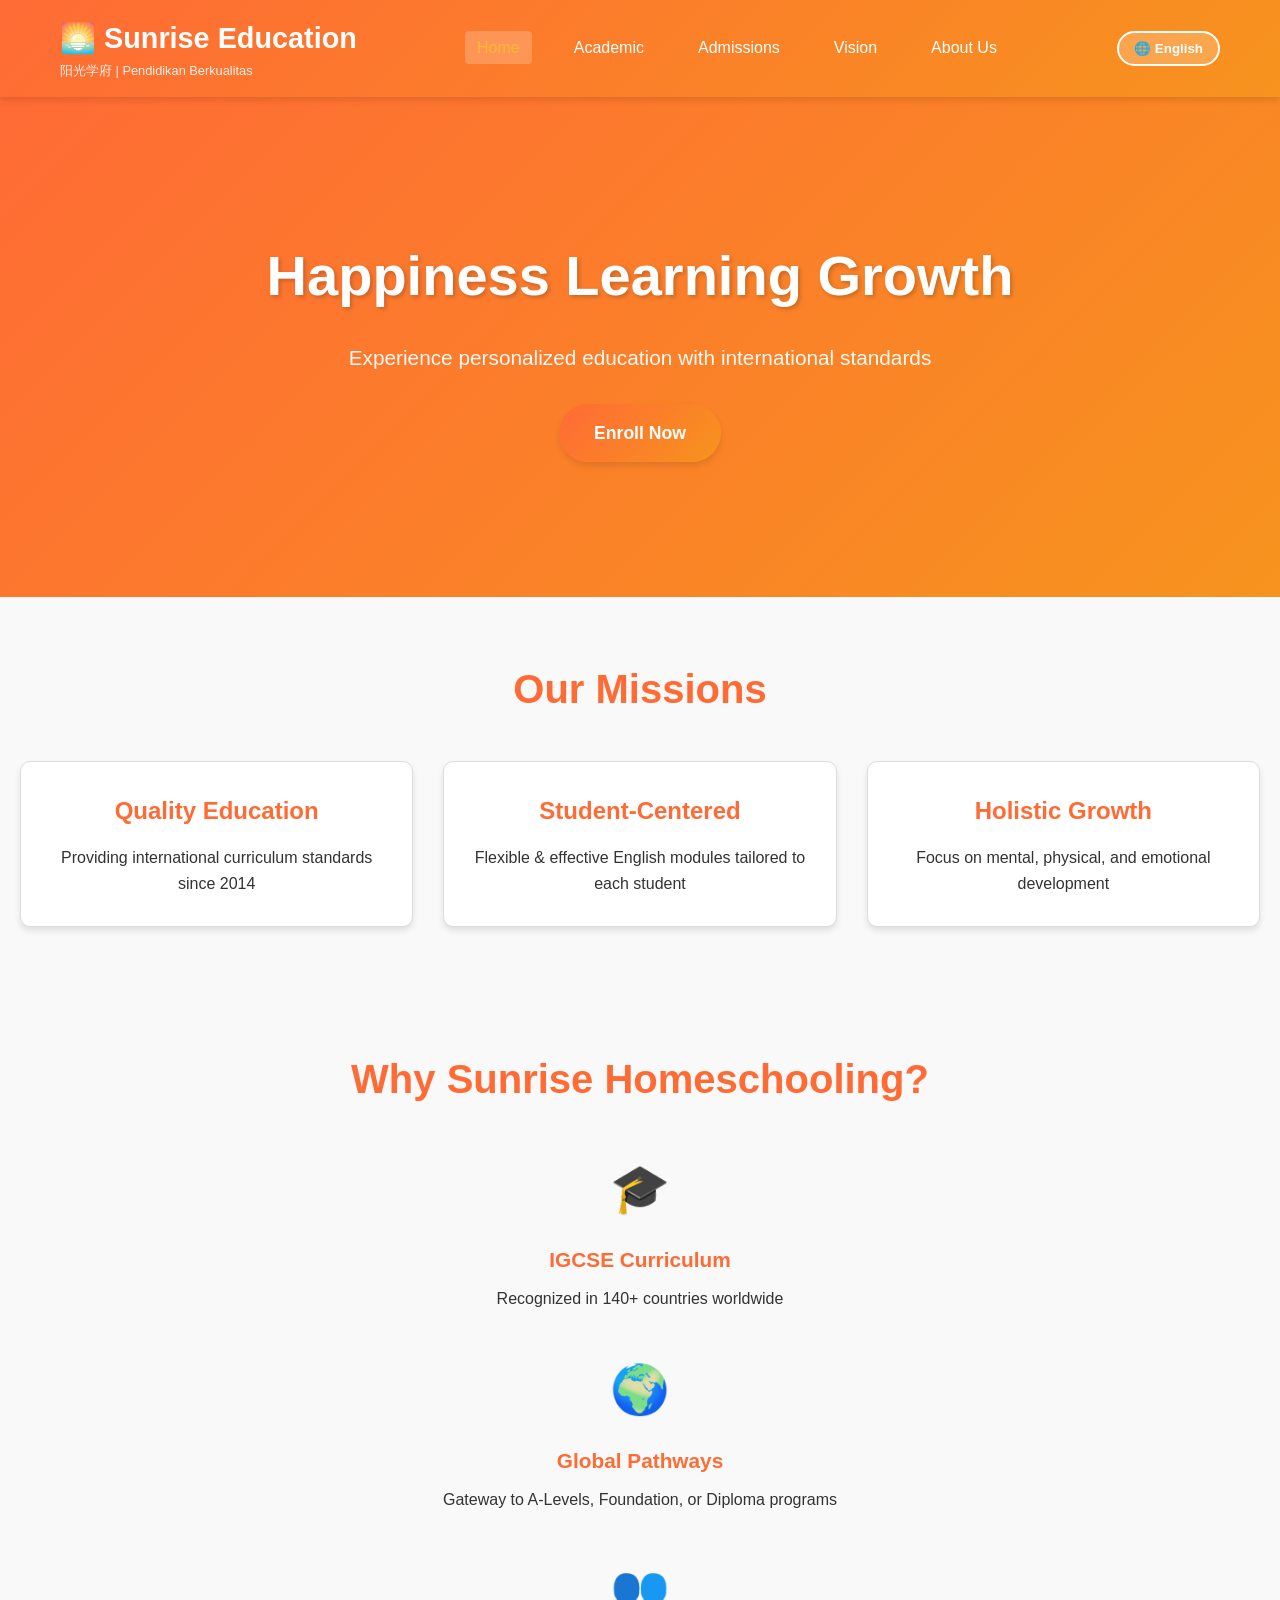
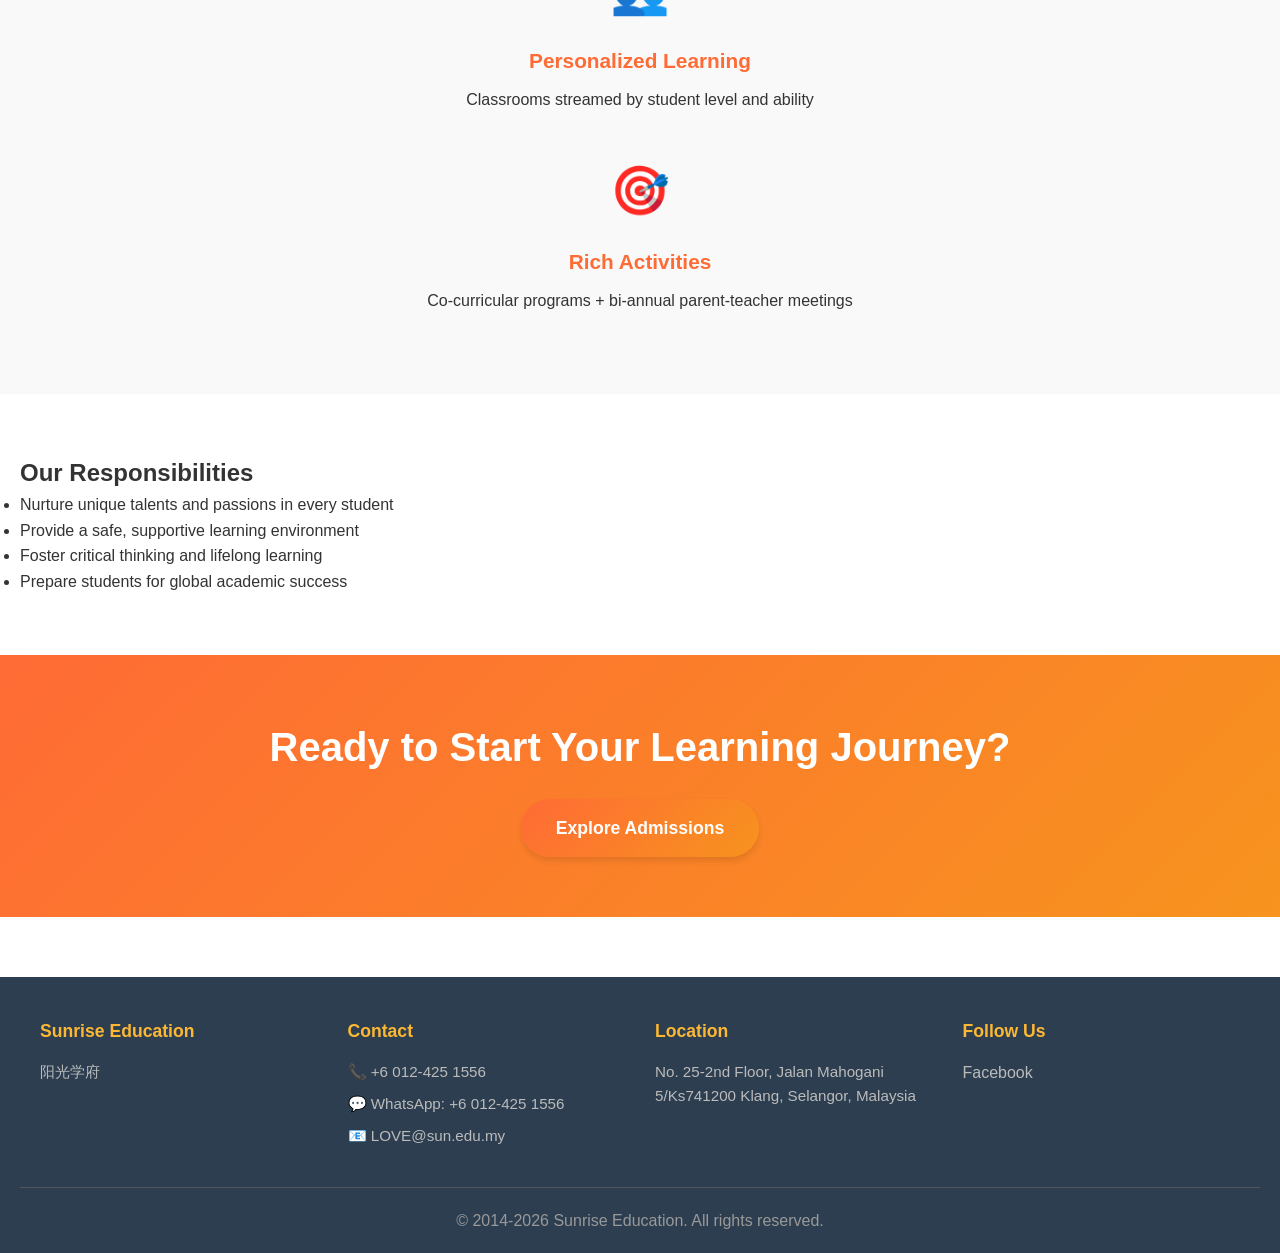
<file: index.html>
<!DOCTYPE html>
<html lang="en">
<head>
    <meta charset="UTF-8">
    <meta name="viewport" content="width=device-width, initial-scale=1.0">
    <meta name="description" content="Sunrise Education - Excellence in Homeschooling with IGCSE Curriculum. Personalized learning for ages 7-18 in Malaysia.">
    <meta name="keywords" content="homeschooling, IGCSE, Cambridge, education, Malaysia, Klang, personalized learning">
    <meta property="og:title" content="Sunrise Education - Homeschooling Excellence">
    <meta property="og:description" content="Discover quality homeschooling with international curriculum standards.">
    <meta property="og:image" content="assets/images/sunrise-og.jpg">
    <title>Sunrise Education - 阳光学府 | Sekolah Rumah Malaysia</title>
    <link rel="stylesheet" href="css/styles.css">
    <link rel="stylesheet" href="css/responsive.css">
</head>
<body>
    <!-- Navigation Bar -->
    <nav class="navbar">
        <div class="container">
            <div class="nav-brand">
                <h1>🌅 Sunrise Education</h1>
                <p class="tagline">阳光学府 | Pendidikan Berkualitas</p>
            </div>
            <ul class="nav-menu">
                <li><a href="index.html" class="active">Home</a></li>
                <li><a href="academic.html">Academic</a></li>
                <li><a href="admissions.html">Admissions</a></li>
                <li><a href="vision.html">Vision</a></li>
                <li><a href="about.html">About Us</a></li>
            </ul>
            <div class="nav-controls">
                <button id="langToggle" class="lang-btn">🌐 English</button>
                <button class="menu-toggle">☰</button>
            </div>
        </div>
    </nav>

    <!-- Hero Section -->
    <section class="hero">
        <div class="hero-content">
            <h2 data-en="Happiness Learning Growth" data-zh="快乐学习 成长" data-ms="Kebahagiaan Pembelajaran Pertumbuhan">Happiness Learning Growth</h2>
            <p data-en="Experience personalized education with international standards" data-zh="体验个性化教育，国际标准" data-ms="Pengalaman pendidikan personal dengan standar internasional">Experience personalized education with international standards</p>
            <a href="admissions.html" class="cta-btn" data-en="Enroll Now" data-zh="立即报名" data-ms="Daftar Sekarang">Enroll Now</a>
        </div>
    </section>

    <!-- Missions Section -->
    <section class="missions">
        <h2 data-en="Our Missions" data-zh="我们的使命" data-ms="Misi Kami">Our Missions</h2>
        <div class="mission-grid">
            <div class="mission-card">
                <h3 data-en="Quality Education" data-zh="优质教育" data-ms="Pendidikan Berkualitas">Quality Education</h3>
                <p data-en="Providing international curriculum standards since 2014" data-zh="自2014年以来提供国际课程标准" data-ms="Menyediakan standar kurikulum internasional sejak 2014">Providing international curriculum standards since 2014</p>
            </div>
            <div class="mission-card">
                <h3 data-en="Student-Centered" data-zh="学生为中心" data-ms="Berpusat pada Siswa">Student-Centered Learning</h3>
                <p data-en="Flexible & effective English modules tailored to each student" data-zh="灵活有效的英语学习模块" data-ms="Modul pembelajaran Bahasa Inggris yang fleksibel dan efektif">Flexible & effective English modules tailored to each student</p>
            </div>
            <div class="mission-card">
                <h3 data-en="Holistic Growth" data-zh="全面成长" data-ms="Pertumbuhan Holistik">Holistic Growth</h3>
                <p data-en="Focus on mental, physical, and emotional development" data-zh="关注心理、身体和情感发展" data-ms="Fokus pada perkembangan mental, fisik, dan emosional">Focus on mental, physical, and emotional development</p>
            </div>
        </div>
    </section>

    <!-- Why Sunrise Section -->
    <section class="why-sunrise">
        <h2 data-en="Why Sunrise Homeschooling?" data-zh="为什么选择阳光学府？" data-ms="Mengapa Sunrise Homeschooling?">Why Sunrise Homeschooling?</h2>
        <div class="benefits">
            <div class="benefit">
                <span class="icon">🎓</span>
                <h4 data-en="IGCSE Curriculum" data-zh="IGCSE课程" data-ms="Kurikulum IGCSE">IGCSE Curriculum</h4>
                <p data-en="Recognized in 140+ countries worldwide" data-zh="全球140多个国家认可" data-ms="Diakui di 140+ negara di seluruh dunia">Recognized in 140+ countries worldwide</p>
            </div>
            <div class="benefit">
                <span class="icon">🌍</span>
                <h4 data-en="Global Pathways" data-zh="全球途径" data-ms="Jalur Global">Global University Pathways</h4>
                <p data-en="Gateway to A-Levels, Foundation, or Diploma programs" data-zh="通往A-Level、基础课程或文凭课程" data-ms="Pintu gerbang ke program A-Level, Fondasi, atau Diploma">Gateway to A-Levels, Foundation, or Diploma programs</p>
            </div>
            <div class="benefit">
                <span class="icon">👥</span>
                <h4 data-en="Personalized Learning" data-zh="个性化学习" data-ms="Pembelajaran Personal">Personalized Learning</h4>
                <p data-en="Classrooms streamed by student level and ability" data-zh="根据学生水平分班" data-ms="Kelas dialirkan menurut tingkat dan kemampuan siswa">Classrooms streamed by student level and ability</p>
            </div>
            <div class="benefit">
                <span class="icon">🎯</span>
                <h4 data-en="Rich Activities" data-zh="丰富活动" data-ms="Kegiatan Kaya">Enriching Activities</h4>
                <p data-en="Co-curricular programs + bi-annual parent-teacher meetings" data-zh="课外活动+两年一度的家长教师会议" data-ms="Program ko-kurikuler + pertemuan orang tua-guru dua tahunan">Co-curricular programs + bi-annual parent-teacher meetings</p>
            </div>
        </div>
    </section>

    <!-- Our Responsibility Section -->
    <section class="responsibility">
        <h2 data-en="Our Responsibilities" data-zh="我们的责任" data-ms="Tanggung Jawab Kami">Our Responsibilities</h2>
        <ul>
            <li data-en="Nurture unique talents and passions in every student" data-zh="培养每个学生的独特才能和热情" data-ms="Memelihara bakat unik dan gairah di setiap siswa">Nurture unique talents and passions in every student</li>
            <li data-en="Provide a safe, supportive learning environment" data-zh="提供安全、支持性的学习环境" data-ms="Menyediakan lingkungan belajar yang aman dan mendukung">Provide a safe, supportive learning environment</li>
            <li data-en="Foster critical thinking and lifelong learning" data-zh="培养批判性思维和终身学习" data-ms="Menumbuhkan pemikiran kritis dan pembelajaran seumur hidup">Foster critical thinking and lifelong learning</li>
            <li data-en="Prepare students for global academic success" data-zh="为学生的全球学术成功做准备" data-ms="Mempersiapkan siswa untuk kesuksesan akademik global">Prepare students for global academic success</li>
        </ul>
    </section>

    <!-- CTA Section -->
    <section class="cta-section">
        <h2 data-en="Ready to Start Your Learning Journey?" data-zh="准备好开始您的学习之旅吗？" data-ms="Siap Memulai Perjalanan Belajar Anda?">Ready to Start Your Learning Journey?</h2>
        <a href="admissions.html" class="btn-primary" data-en="Explore Admissions" data-zh="了解招生" data-ms="Jelajahi Penerimaan">Explore Admissions</a>
    </section>

    <!-- Footer -->
    <footer>
        <div class="footer-content">
            <div class="footer-section">
                <h4>Sunrise Education</h4>
                <p>阳光学府</p>
            </div>
            <div class="footer-section">
                <h4 data-en="Contact" data-zh="联系" data-ms="Kontak">Contact</h4>
                <p>📞 +6 012-425 1556</p>
                <p>💬 WhatsApp: +6 012-425 1556</p>
                <p>📧 <a href="mailto:LOVE@sun.edu.my">LOVE@sun.edu.my</a></p>
            </div>
            <div class="footer-section">
                <h4 data-en="Location" data-zh="地址" data-ms="Lokasi">Location</h4>
                <p>No. 25-2nd Floor, Jalan Mahogani 5/Ks7<br>41200 Klang, Selangor, Malaysia</p>
            </div>
            <div class="footer-section">
                <h4 data-en="Follow Us" data-zh="关注我们" data-ms="Ikuti Kami">Follow Us</h4>
                <a href="https://www.facebook.com/SunriseResourceCentre" target="_blank">Facebook</a>
            </div>
        </div>
        <div class="footer-bottom">
            <p>&copy; 2014-2026 Sunrise Education. All rights reserved.</p>
        </div>
    </footer>

    <script src="js/main.js"></script>
</body>
</html>
</file>
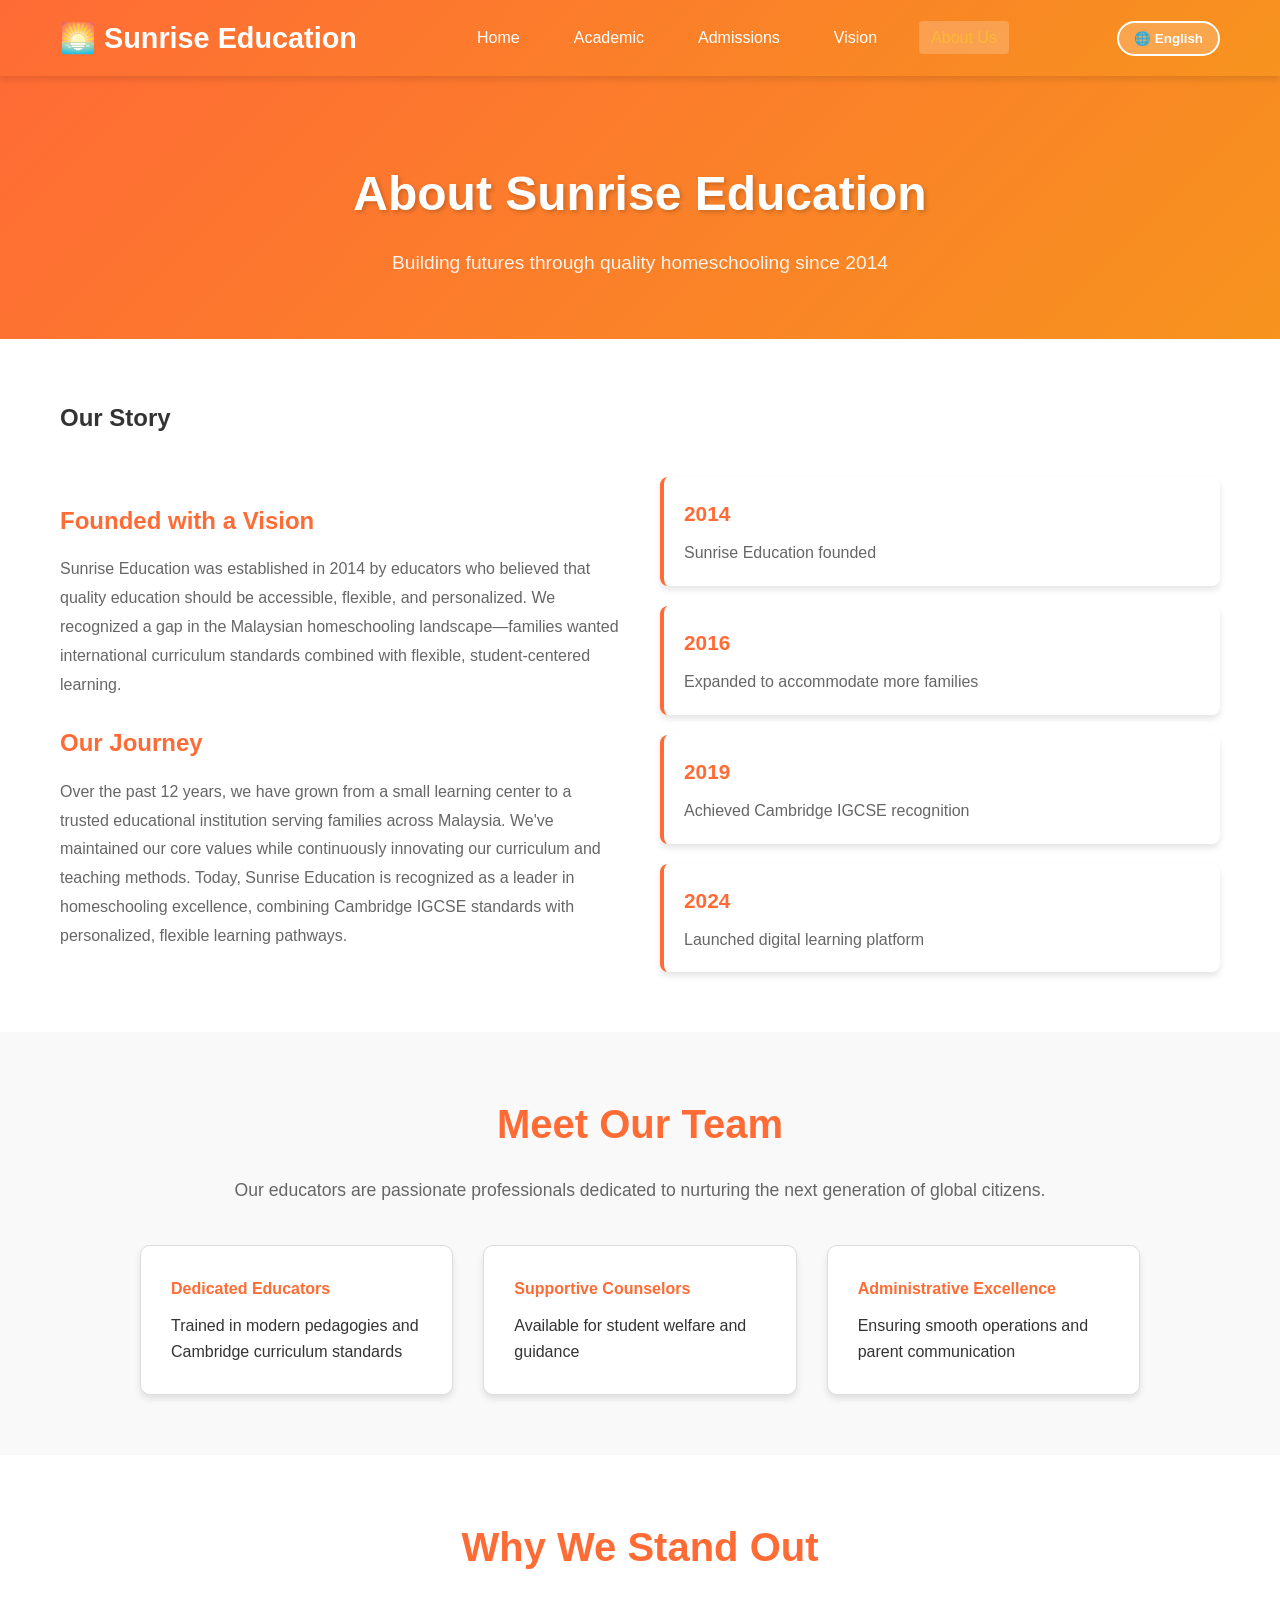
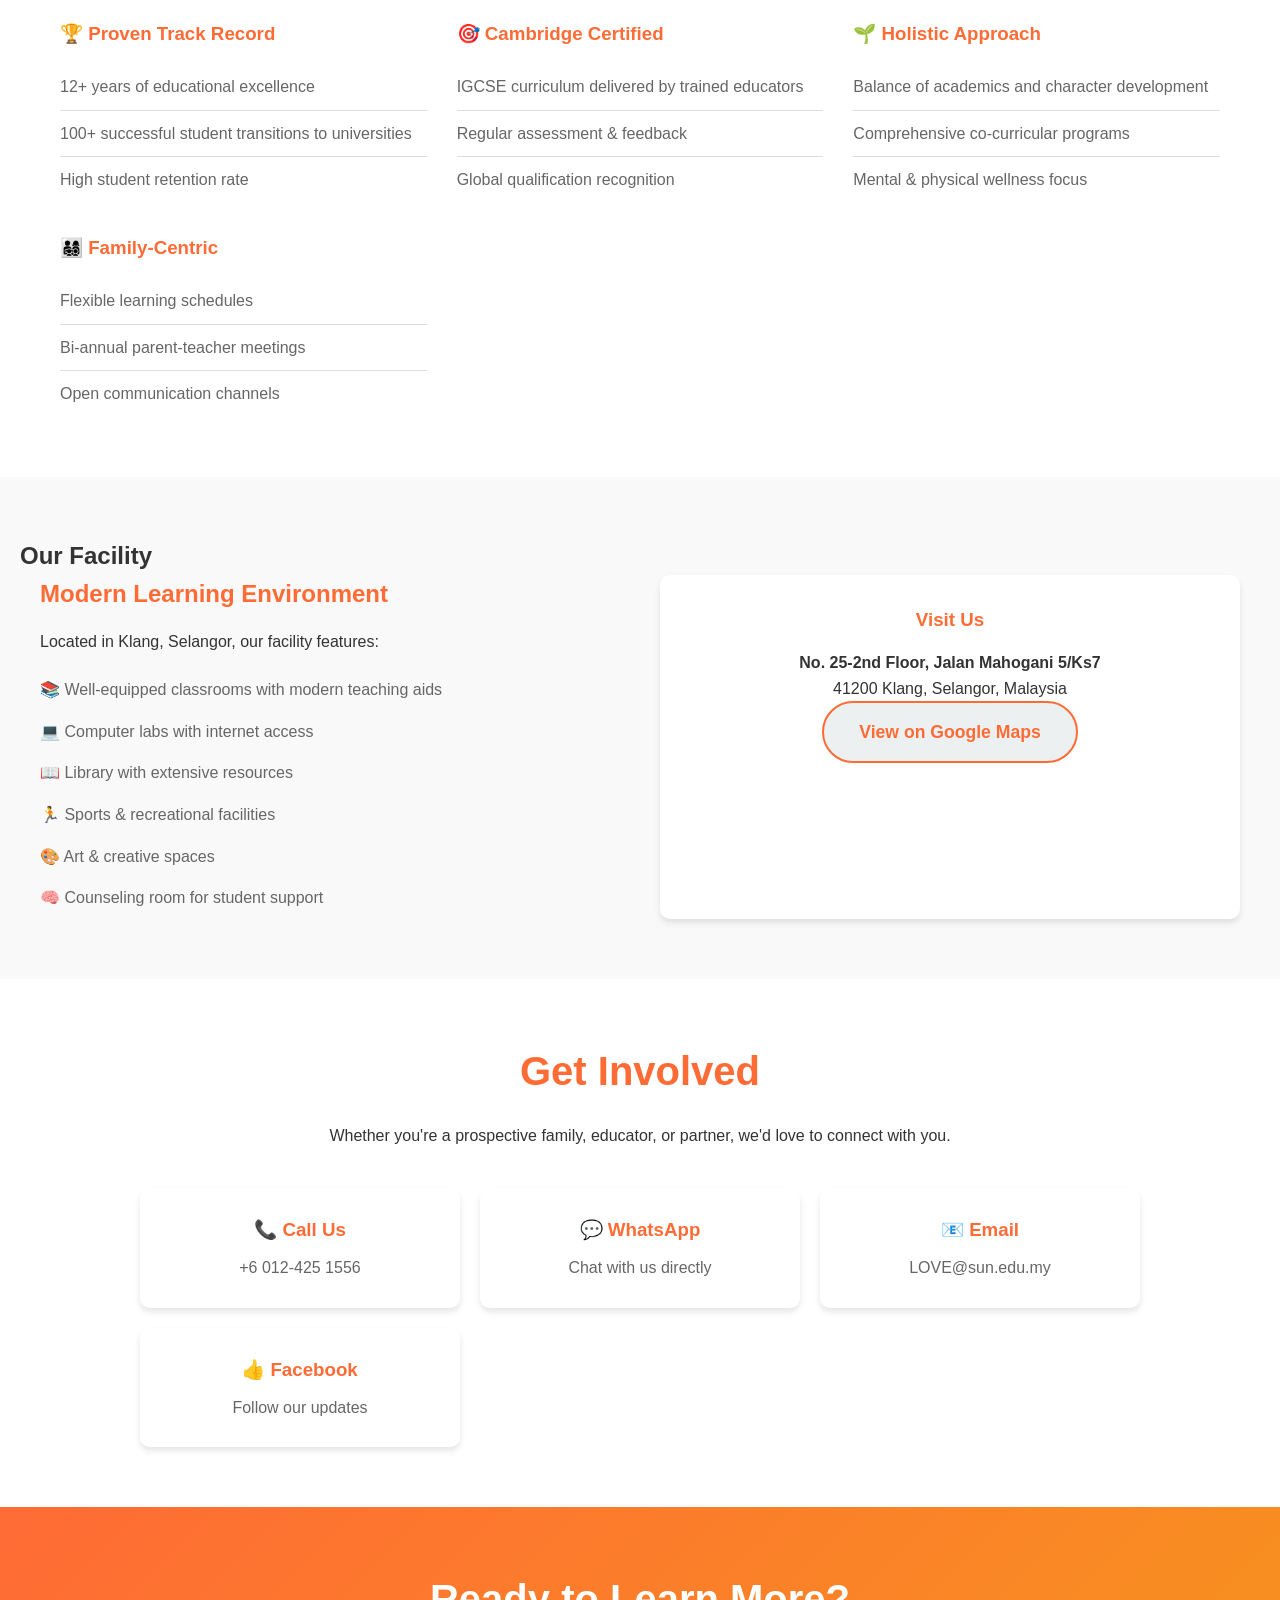
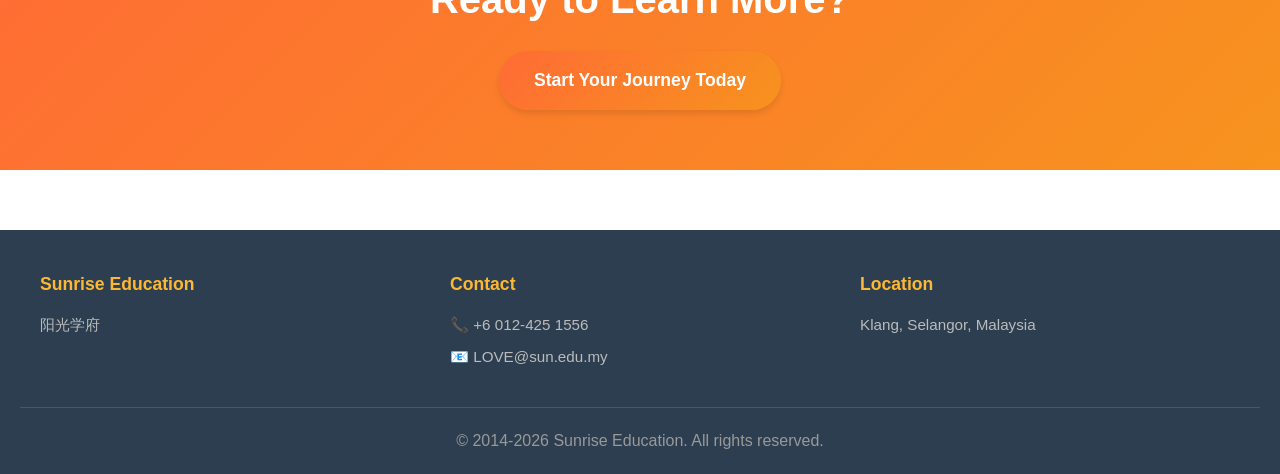
<file: about.html>
<!DOCTYPE html>
<html lang="en">
<head>
    <meta charset="UTF-8">
    <meta name="viewport" content="width=device-width, initial-scale=1.0">
    <meta name="description" content="About Sunrise Education - Established 2014. Leading IGCSE homeschooling provider in Malaysia with personalized education.">
    <title>About Us - Sunrise Education | 关于我们</title>
    <link rel="stylesheet" href="css/styles.css">
    <link rel="stylesheet" href="css/responsive.css">
</head>
<body>
    <!-- Navigation Bar -->
    <nav class="navbar">
        <div class="container">
            <div class="nav-brand">
                <h1>🌅 Sunrise Education</h1>
            </div>
            <ul class="nav-menu">
                <li><a href="index.html">Home</a></li>
                <li><a href="academic.html">Academic</a></li>
                <li><a href="admissions.html">Admissions</a></li>
                <li><a href="vision.html">Vision</a></li>
                <li><a href="about.html" class="active">About Us</a></li>
            </ul>
            <div class="nav-controls">
                <button id="langToggle" class="lang-btn">🌐 English</button>
            </div>
        </div>
    </nav>

    <!-- Hero Section -->
    <section class="page-hero">
        <h1 data-en="About Sunrise Education" data-zh="关于阳光学府" data-ms="Tentang Sunrise Education">About Sunrise Education</h1>
        <p data-en="Building futures through quality homeschooling since 2014" data-zh="自2014年以来通过优质家庭教育建设未来" data-ms="Membangun masa depan melalui homeschooling berkualitas sejak 2014">Building futures through quality homeschooling since 2014</p>
    </section>

    <!-- Our Story -->
    <section class="our-story">
        <h2 data-en="Our Story" data-zh="我们的故事" data-ms="Cerita Kami">Our Story</h2>
        <div class="story-content">
            <div class="story-text">
                <h3 data-en="Founded with a Vision" data-zh="以愿景建立" data-ms="Didirikan dengan Visi">Founded with a Vision</h3>
                <p data-en="Sunrise Education was established in 2014 by educators who believed that quality education should be accessible, flexible, and personalized. We recognized a gap in the Malaysian homeschooling landscape—families wanted international curriculum standards combined with flexible, student-centered learning." data-zh="阳光学府由相信优质教育应该易获得、灵活和个性化的教育工作者在2014年建立。我们认识到马来西亚家庭教育市场的缺陷——家庭希望国际课程标准结合灵活的、以学生为中心的学习。" data-ms="Sunrise Education didirikan pada tahun 2014 oleh para pendidik yang percaya bahwa pendidikan berkualitas harus dapat diakses, fleksibel, dan personal. Kami mengenali celah dalam lanskap homeschooling Malaysia—keluarga menginginkan standar kurikulum internasional yang dikombinasikan dengan pembelajaran yang fleksibel dan berpusat pada siswa.">Sunrise Education was established in 2014 by educators who believed that quality education should be accessible, flexible, and personalized. We recognized a gap in the Malaysian homeschooling landscape—families wanted international curriculum standards combined with flexible, student-centered learning.</p>

                <h3 data-en="Our Journey" data-zh="我们的旅程" data-ms="Perjalanan Kami">Our Journey</h3>
                <p data-en="Over the past 12 years, we have grown from a small learning center to a trusted educational institution serving families across Malaysia. We've maintained our core values while continuously innovating our curriculum and teaching methods. Today, Sunrise Education is recognized as a leader in homeschooling excellence, combining Cambridge IGCSE standards with personalized, flexible learning pathways." data-zh="在过去的12年中，我们从一个小的学习中心发展成为一个受信任的教育机构，为整个马来西亚的家庭服务。我们在保持核心价值观的同时，不断创新课程和教学方法。如今，阳光学府被公认为家庭教育卓越的领导者，将剑桥IGCSE标准与个性化、灵活的学习路径相结合。" data-ms="Selama 12 tahun terakhir, kami telah berkembang dari pusat pembelajaran kecil menjadi institusi pendidikan yang dipercaya melayani keluarga di seluruh Malaysia. Kami mempertahankan nilai-nilai inti kami sambil terus berinovasi dalam kurikulum dan metode pengajaran kami. Saat ini, Sunrise Education diakui sebagai pemimpin keunggulan homeschooling, menggabungkan standar Cambridge IGCSE dengan jalur pembelajaran yang personal dan fleksibel.">Over the past 12 years, we have grown from a small learning center to a trusted educational institution serving families across Malaysia. We've maintained our core values while continuously innovating our curriculum and teaching methods. Today, Sunrise Education is recognized as a leader in homeschooling excellence, combining Cambridge IGCSE standards with personalized, flexible learning pathways.</p>
            </div>
            <div class="story-timeline">
                <div class="timeline-item">
                    <h4>2014</h4>
                    <p data-en="Sunrise Education founded" data-zh="阳光学府成立" data-ms="Sunrise Education didirikan">Sunrise Education founded</p>
                </div>
                <div class="timeline-item">
                    <h4>2016</h4>
                    <p data-en="Expanded to accommodate more families" data-zh="扩大以容纳更多家庭" data-ms="Diperluas untuk menampung lebih banyak keluarga">Expanded to accommodate more families</p>
                </div>
                <div class="timeline-item">
                    <h4>2019</h4>
                    <p data-en="Achieved Cambridge IGCSE recognition" data-zh="获得剑桥IGCSE认可" data-ms="Mencapai pengakuan Cambridge IGCSE">Achieved Cambridge IGCSE recognition</p>
                </div>
                <div class="timeline-item">
                    <h4>2024</h4>
                    <p data-en="Launched digital learning platform" data-zh="推出数字学习平台" data-ms="Diluncurkan platform pembelajaran digital">Launched digital learning platform</p>
                </div>
            </div>
        </div>
    </section>

    <!-- Our Team -->
    <section class="our-team">
        <h2 data-en="Meet Our Team" data-zh="认识我们的团队" data-ms="Temui Tim Kami">Meet Our Team</h2>
        <p data-en="Our educators are passionate professionals dedicated to nurturing the next generation of global citizens." data-zh="我们的教育工作者是致力于培养下一代全球公民的热情专业人士。" data-ms="Pendidik kami adalah profesional yang bersemangat berdedikasi untuk memelihara generasi berikutnya dari warga negara global.">Our educators are passionate professionals dedicated to nurturing the next generation of global citizens.</p>
        <div class="team-grid">
            <div class="team-member">
                <h4>Dedicated Educators</h4>
                <p data-en="Trained in modern pedagogies and Cambridge curriculum standards" data-zh="经过现代教学法和剑桥课程标准培训" data-ms="Terlatih dalam pedagogi modern dan standar kurikulum Cambridge">Trained in modern pedagogies and Cambridge curriculum standards</p>
            </div>
            <div class="team-member">
                <h4>Supportive Counselors</h4>
                <p data-en="Available for student welfare and guidance" data-zh="为学生福利和指导提供支持" data-ms="Tersedia untuk kesejahteraan siswa dan bimbingan">Available for student welfare and guidance</p>
            </div>
            <div class="team-member">
                <h4>Administrative Excellence</h4>
                <p data-en="Ensuring smooth operations and parent communication" data-zh="确保顺利运营和家长沟通" data-ms="Memastikan operasi lancar dan komunikasi orang tua">Ensuring smooth operations and parent communication</p>
            </div>
        </div>
    </section>

    <!-- Why We Stand Out -->
    <section class="stand-out">
        <h2 data-en="Why We Stand Out" data-zh="为什么我们与众不同" data-ms="Mengapa Kami Menonjol">Why We Stand Out</h2>
        <div class="standout-grid">
            <div class="standout-card">
                <h3>🏆 Proven Track Record</h3>
                <ul>
                    <li data-en="12+ years of educational excellence" data-zh="12年以上的教育卓越" data-ms="12+ tahun keunggulan pendidikan">12+ years of educational excellence</li>
                    <li data-en="100+ successful student transitions to universities" data-zh="100+成功的学生大学过渡" data-ms="100+ transisi siswa sukses ke universitas">100+ successful student transitions to universities</li>
                    <li data-en="High student retention rate" data-zh="高学生保留率" data-ms="Tingkat retensi siswa yang tinggi">High student retention rate</li>
                </ul>
            </div>

            <div class="standout-card">
                <h3>🎯 Cambridge Certified</h3>
                <ul>
                    <li data-en="IGCSE curriculum delivered by trained educators" data-zh="由经过培训的教育工作者进行的IGCSE课程" data-ms="Kurikulum IGCSE disampaikan oleh pendidik terlatih">IGCSE curriculum delivered by trained educators</li>
                    <li data-en="Regular assessment & feedback" data-zh="定期评估和反馈" data-ms="Penilaian dan umpan balik reguler">Regular assessment & feedback</li>
                    <li data-en="Global qualification recognition" data-zh="全球资格认可" data-ms="Pengakuan kualifikasi global">Global qualification recognition</li>
                </ul>
            </div>

            <div class="standout-card">
                <h3>🌱 Holistic Approach</h3>
                <ul>
                    <li data-en="Balance of academics and character development" data-zh="学术和品格发展的平衡" data-ms="Keseimbangan pengembangan akademik dan karakter">Balance of academics and character development</li>
                    <li data-en="Comprehensive co-curricular programs" data-zh="综合课外活动计划" data-ms="Program ko-kurikuler komprehensif">Comprehensive co-curricular programs</li>
                    <li data-en="Mental & physical wellness focus" data-zh="心理和身体健康重点" data-ms="Fokus kesejahteraan mental & fisik">Mental & physical wellness focus</li>
                </ul>
            </div>

            <div class="standout-card">
                <h3>👨‍👩‍👧‍👦 Family-Centric</h3>
                <ul>
                    <li data-en="Flexible learning schedules" data-zh="灵活的学习时间表" data-ms="Jadwal pembelajaran fleksibel">Flexible learning schedules</li>
                    <li data-en="Bi-annual parent-teacher meetings" data-zh="两年一度的家长教师会议" data-ms="Pertemuan orang tua-guru dua tahunan">Bi-annual parent-teacher meetings</li>
                    <li data-en="Open communication channels" data-zh="开放沟通渠道" data-ms="Saluran komunikasi terbuka">Open communication channels</li>
                </ul>
            </div>
        </div>
    </section>

    <!-- Location & Facilities -->
    <section class="facilities">
        <h2 data-en="Our Facility" data-zh="我们的设施" data-ms="Fasilitas Kami">Our Facility</h2>
        <div class="facility-content">
            <div class="facility-info">
                <h3 data-en="Modern Learning Environment" data-zh="现代学习环境" data-ms="Lingkungan Pembelajaran Modern">Modern Learning Environment</h3>
                <p data-en="Located in Klang, Selangor, our facility features:" data-zh="位于雪兰莪州巴生的我们的设施包括：" data-ms="Fasilitas kami di Klang, Selangor menampilkan:">Located in Klang, Selangor, our facility features:</p>
                <ul>
                    <li>📚 Well-equipped classrooms with modern teaching aids</li>
                    <li>💻 Computer labs with internet access</li>
                    <li>📖 Library with extensive resources</li>
                    <li>🏃 Sports & recreational facilities</li>
                    <li>🎨 Art & creative spaces</li>
                    <li>🧠 Counseling room for student support</li>
                </ul>
            </div>
            <div class="facility-map">
                <h3 data-en="Visit Us" data-zh="访问我们" data-ms="Kunjungi Kami">Visit Us</h3>
                <p><strong>No. 25-2nd Floor, Jalan Mahogani 5/Ks7</strong><br>
                41200 Klang, Selangor, Malaysia</p>
                <a href="https://maps.google.com/maps?ll=2.996279,101.445392&z=16&t=m&hl=en&gl=MY&mapclient=embed&cid=17369959600029876247" target="_blank" class="btn-secondary">View on Google Maps</a>
            </div>
        </div>
    </section>

    <!-- Contact & Get Involved -->
    <section class="get-involved">
        <h2 data-en="Get Involved" data-zh="参与其中" data-ms="Terlibat">Get Involved</h2>
        <p data-en="Whether you're a prospective family, educator, or partner, we'd love to connect with you." data-zh="无论您是潜在家庭、教育工作者或合作伙伴，我们都很乐意与您联系。" data-ms="Baik Anda keluarga prospektif, pendidik, atau mitra, kami ingin terhubung dengan Anda.">Whether you're a prospective family, educator, or partner, we'd love to connect with you.</p>
        <div class="contact-options">
            <a href="tel:+60124251556" class="contact-card">
                <h3>📞 Call Us</h3>
                <p>+6 012-425 1556</p>
            </a>
            <a href="https://wa.me/60124251556" target="_blank" class="contact-card">
                <h3>💬 WhatsApp</h3>
                <p>Chat with us directly</p>
            </a>
            <a href="mailto:LOVE@sun.edu.my" class="contact-card">
                <h3>📧 Email</h3>
                <p>LOVE@sun.edu.my</p>
            </a>
            <a href="https://www.facebook.com/SunriseResourceCentre" target="_blank" class="contact-card">
                <h3>👍 Facebook</h3>
                <p>Follow our updates</p>
            </a>
        </div>
    </section>

    <!-- Call to Action -->
    <section class="cta-section">
        <h2 data-en="Ready to Learn More?" data-zh="准备好了解更多吗？" data-ms="Siap untuk Belajar Lebih Lanjut?">Ready to Learn More?</h2>
        <a href="admissions.html" class="btn-primary">Start Your Journey Today</a>
    </section>

    <!-- Footer -->
    <footer>
        <div class="footer-content">
            <div class="footer-section">
                <h4>Sunrise Education</h4>
                <p>阳光学府</p>
            </div>
            <div class="footer-section">
                <h4>Contact</h4>
                <p>📞 +6 012-425 1556</p>
                <p>📧 LOVE@sun.edu.my</p>
            </div>
            <div class="footer-section">
                <h4>Location</h4>
                <p>Klang, Selangor, Malaysia</p>
            </div>
        </div>
        <div class="footer-bottom">
            <p>&copy; 2014-2026 Sunrise Education. All rights reserved.</p>
        </div>
    </footer>

    <script src="js/main.js"></script>
</body>
</html>
</file>
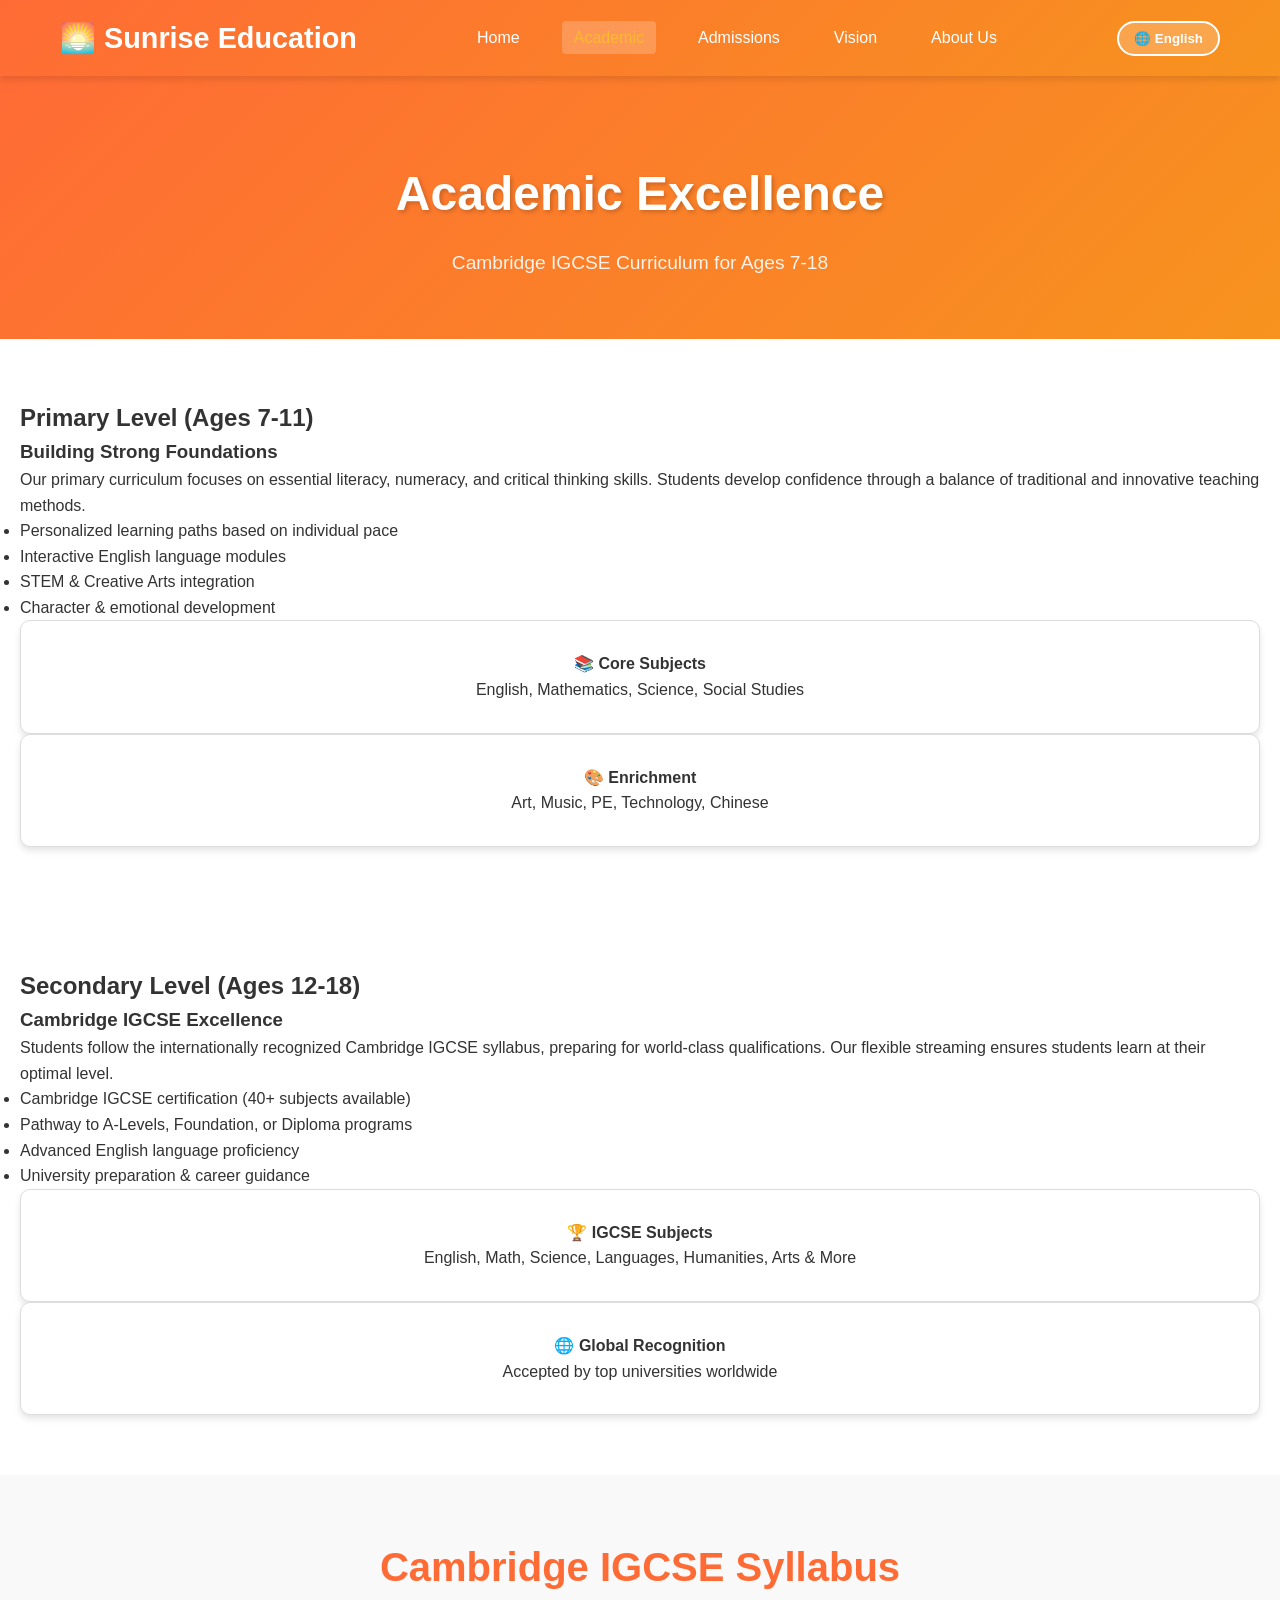
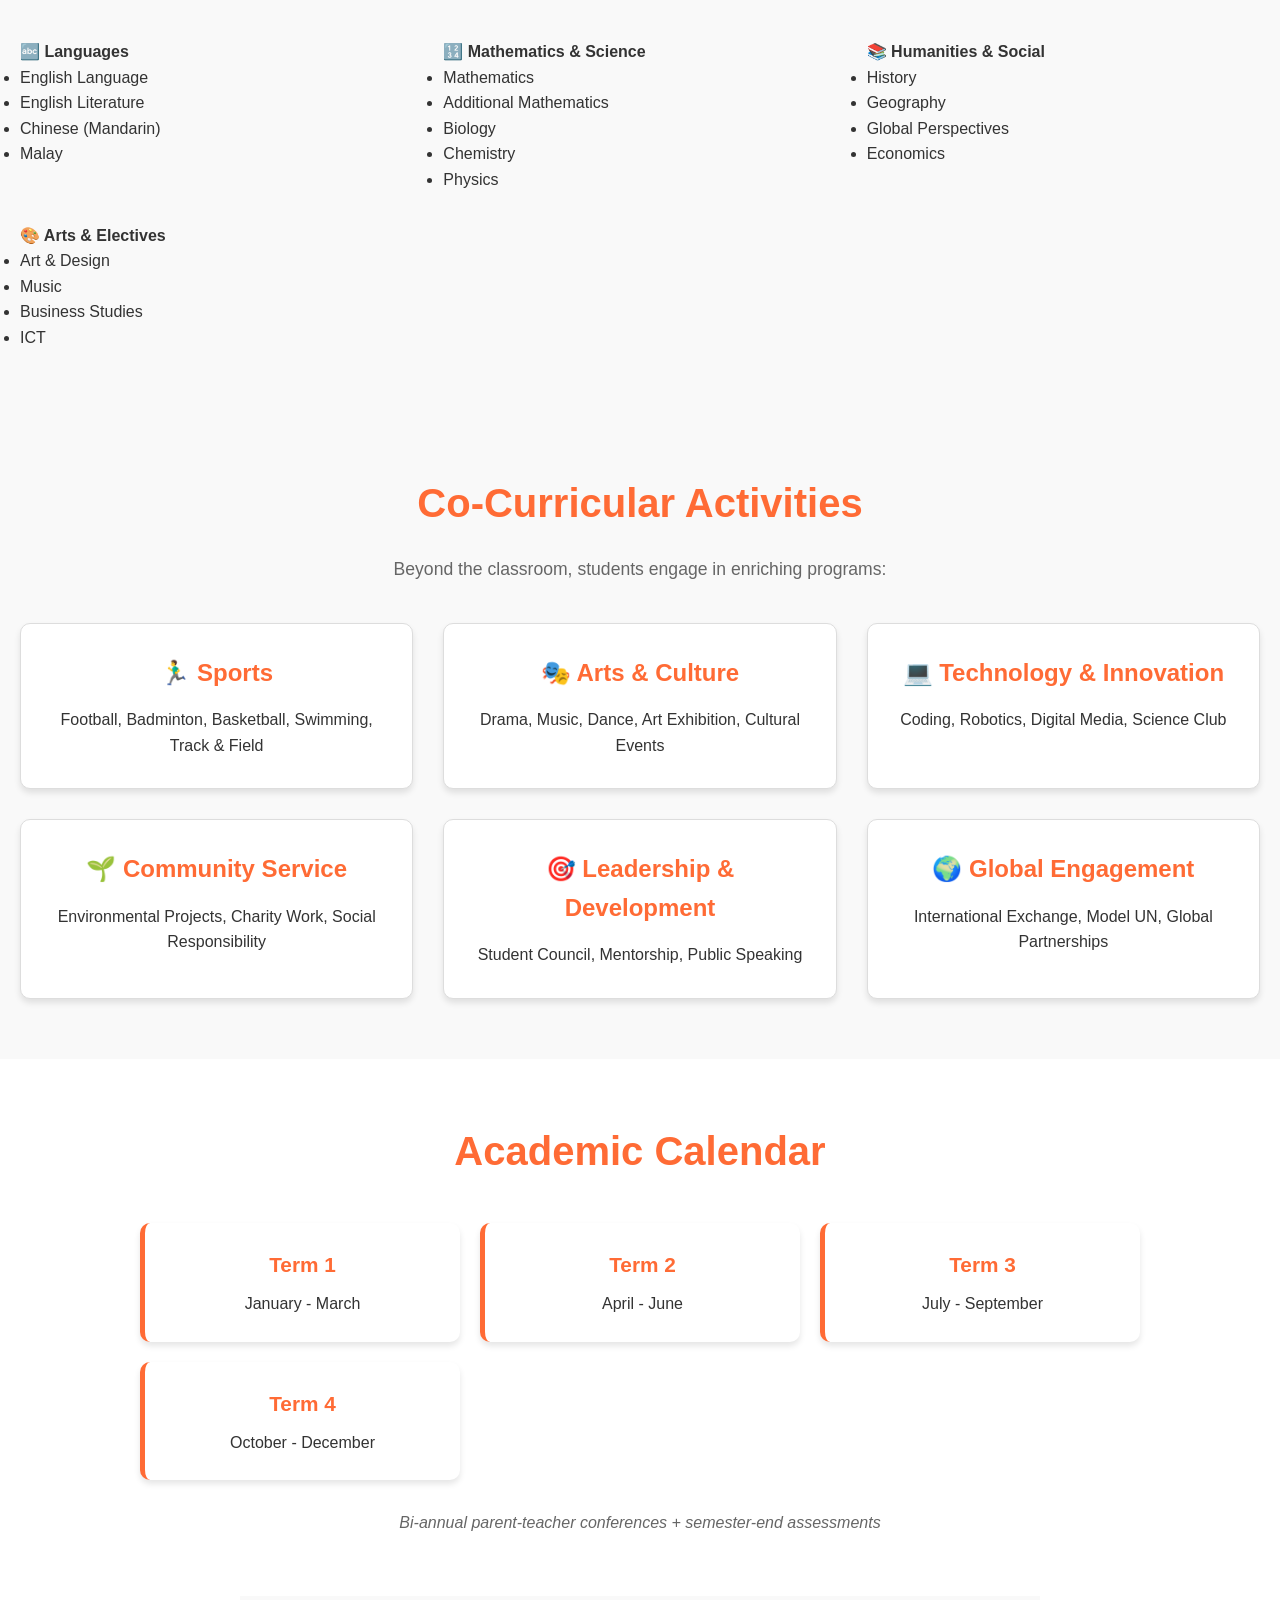
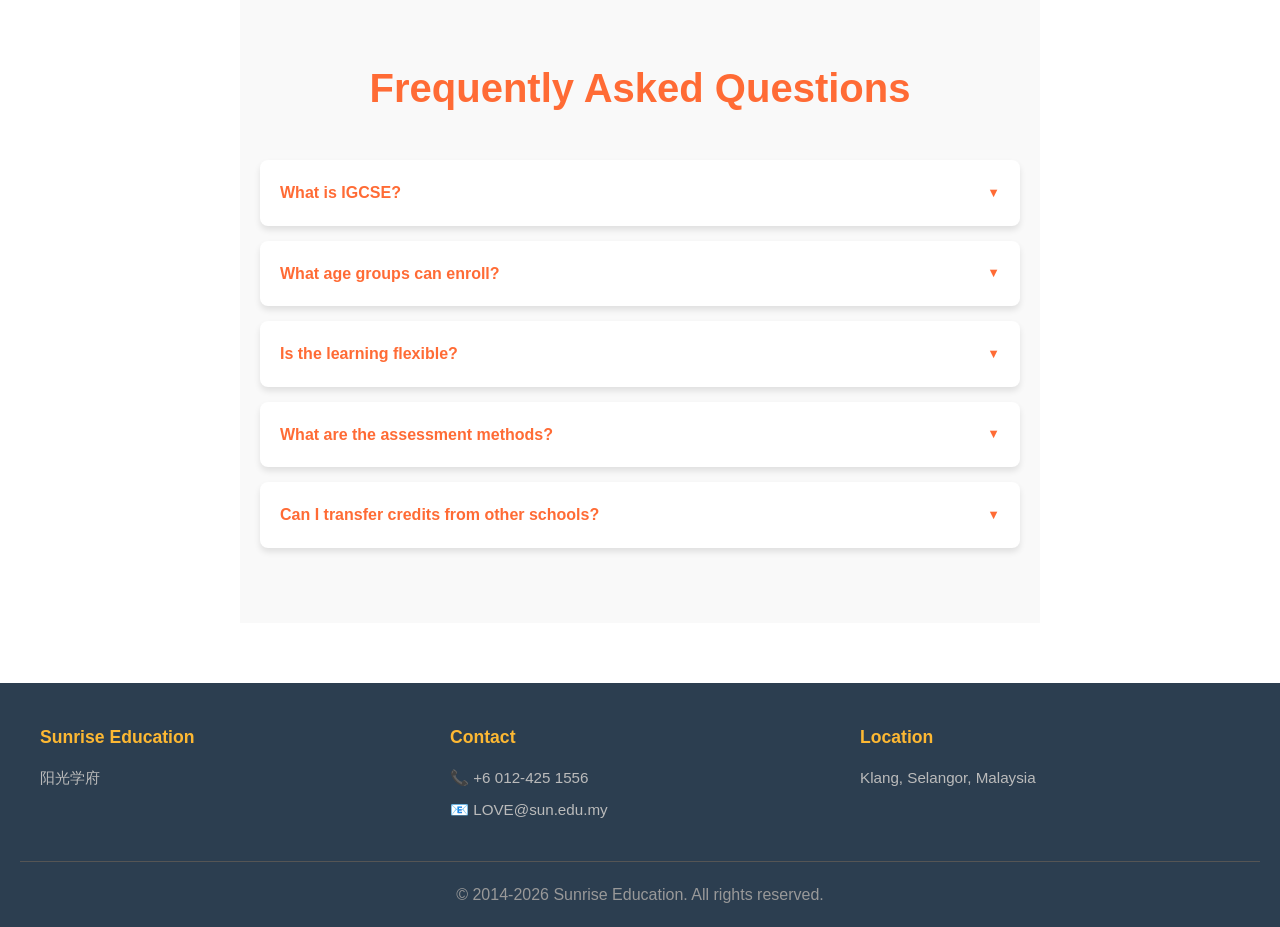
<file: academic.html>
<!DOCTYPE html>
<html lang="en">
<head>
    <meta charset="UTF-8">
    <meta name="viewport" content="width=device-width, initial-scale=1.0">
    <meta name="description" content="Sunrise Education Academic Programs - IGCSE Curriculum, Cambridge Syllabus, Activities & Calendar">
    <title>Academic Programs - Sunrise Education | 学术课程</title>
    <link rel="stylesheet" href="css/styles.css">
    <link rel="stylesheet" href="css/responsive.css">
</head>
<body>
    <!-- Navigation Bar -->
    <nav class="navbar">
        <div class="container">
            <div class="nav-brand">
                <h1>🌅 Sunrise Education</h1>
            </div>
            <ul class="nav-menu">
                <li><a href="index.html">Home</a></li>
                <li><a href="academic.html" class="active">Academic</a></li>
                <li><a href="admissions.html">Admissions</a></li>
                <li><a href="vision.html">Vision</a></li>
                <li><a href="about.html">About Us</a></li>
            </ul>
            <div class="nav-controls">
                <button id="langToggle" class="lang-btn">🌐 English</button>
            </div>
        </div>
    </nav>

    <!-- Hero Section -->
    <section class="page-hero">
        <h1 data-en="Academic Excellence" data-zh="学术卓越" data-ms="Keunggulan Akademik">Academic Excellence</h1>
        <p data-en="Cambridge IGCSE Curriculum for Ages 7-18" data-zh="面向7-18岁的剑桥IGCSE课程" data-ms="Kurikulum Cambridge IGCSE untuk Usia 7-18">Cambridge IGCSE Curriculum for Ages 7-18</p>
    </section>

    <!-- Primary Level -->
    <section class="academic-level">
        <h2 data-en="Primary Level (Ages 7-11)" data-zh="小学阶段（7-11岁）" data-ms="Tingkat Dasar (Usia 7-11)">Primary Level (Ages 7-11)</h2>
        <div class="level-content">
            <div class="level-description">
                <h3 data-en="Building Strong Foundations" data-zh="建立坚实基础" data-ms="Membangun Fondasi Kuat">Building Strong Foundations</h3>
                <p data-en="Our primary curriculum focuses on essential literacy, numeracy, and critical thinking skills. Students develop confidence through a balance of traditional and innovative teaching methods." data-zh="我们的小学课程侧重于基本识字、算术和批判性思维技能。学生通过传统和创新教学方法的平衡来培养自信。" data-ms="Kurikulum utama kami berfokus pada keterampilan literasi, numerasi, dan pemikiran kritis yang penting. Siswa mengembangkan kepercayaan diri melalui keseimbangan metode pengajaran tradisional dan inovatif.">Our primary curriculum focuses on essential literacy, numeracy, and critical thinking skills. Students develop confidence through a balance of traditional and innovative teaching methods.</p>
                <ul>
                <li data-en="Personalized learning paths based on individual pace" data-zh="根据个人进度的个性化学习路径" data-ms="Jalur belajar personal berdasarkan kecepatan individu">Personalized learning paths based on individual pace</li>
                    <li data-en="Interactive English language modules" data-zh="互动英语学习模块" data-ms="Modul pembelajaran bahasa Inggris interaktif">Interactive English language modules</li>
                    <li data-en="STEM & Creative Arts integration" data-zh="STEM与创意艺术整合" data-ms="Integrasi STEM & Seni Kreatif">STEM & Creative Arts integration</li>
                    <li data-en="Character & emotional development" data-zh="品格和情感发展" data-ms="Pengembangan Karakter & Emosional">Character & emotional development</li>
                </ul>
            </div>
            <div class="level-visual">
                <div class="card">
                    <h4>📚 Core Subjects</h4>
                    <p>English, Mathematics, Science, Social Studies</p>
                </div>
                <div class="card">
                    <h4>🎨 Enrichment</h4>
                    <p>Art, Music, PE, Technology, Chinese</p>
                </div>
            </div>
        </div>
    </section>

    <!-- Secondary Level -->
    <section class="academic-level">
        <h2 data-en="Secondary Level (Ages 12-18)" data-zh="中学阶段（12-18岁）" data-ms="Tingkat Menengah (Usia 12-18)">Secondary Level (Ages 12-18)</h2>
        <div class="level-content">
            <div class="level-description">
                <h3 data-en="Cambridge IGCSE Excellence" data-zh="剑桥IGCSE卓越" data-ms="Keunggulan Cambridge IGCSE">Cambridge IGCSE Excellence</h3>
                <p data-en="Students follow the internationally recognized Cambridge IGCSE syllabus, preparing for world-class qualifications. Our flexible streaming ensures students learn at their optimal level." data-zh="学生遵循国际公认的剑桥IGCSE大纲，为获得世界一流资格做准备。我们的灵活分班确保学生以最佳水平学习。" data-ms="Siswa mengikuti silabus Cambridge IGCSE yang diakui secara internasional, mempersiapkan kualifikasi tingkat dunia. Aliran fleksibel kami memastikan siswa belajar pada tingkat optimal mereka.">Students follow the internationally recognized Cambridge IGCSE syllabus, preparing for world-class qualifications. Our flexible streaming ensures students learn at their optimal level.</p>
                <ul>
                    <li data-en="Cambridge IGCSE certification (40+ subjects available)" data-zh="剑桥IGCSE认证（40多科目可用）" data-ms="Sertifikasi Cambridge IGCSE (40+ subjek tersedia)">Cambridge IGCSE certification (40+ subjects available)</li>
                    <li data-en="Pathway to A-Levels, Foundation, or Diploma programs" data-zh="通往A-Level、基础课程或文凭课程的途径" data-ms="Jalur ke program A-Level, Fondasi, atau Diploma">Pathway to A-Levels, Foundation, or Diploma programs</li>
                    <li data-en="Advanced English language proficiency" data-zh="高级英语语言能力" data-ms="Kemahiran Bahasa Inggris Lanjut">Advanced English language proficiency</li>
                    <li data-en="University preparation & career guidance" data-zh="大学准备和职业指导" data-ms="Persiapan Universitas & Bimbingan Karir">University preparation & career guidance</li>
                </ul>
            </div>
            <div class="level-visual">
                <div class="card">
                    <h4>🏆 IGCSE Subjects</h4>
                    <p>English, Math, Science, Languages, Humanities, Arts & More</p>
                </div>
                <div class="card">
                    <h4>🌐 Global Recognition</h4>
                    <p>Accepted by top universities worldwide</p>
                </div>
            </div>
        </div>
    </section>

    <!-- Cambridge IGCSE Syllabus -->
    <section class="curriculum">
        <h2 data-en="Cambridge IGCSE Syllabus" data-zh="剑桥IGCSE大纲" data-ms="Silabus Cambridge IGCSE">Cambridge IGCSE Syllabus</h2>
        <div class="syllabus-grid">
            <div class="subject-group">
                <h4>🔤 Languages</h4>
                <ul>
                    <li>English Language</li>
                    <li>English Literature</li>
                    <li>Chinese (Mandarin)</li>
                    <li>Malay</li>
                </ul>
            </div>
            <div class="subject-group">
                <h4>🔢 Mathematics & Science</h4>
                <ul>
                    <li>Mathematics</li>
                    <li>Additional Mathematics</li>
                    <li>Biology</li>
                    <li>Chemistry</li>
                    <li>Physics</li>
                </ul>
            </div>
            <div class="subject-group">
                <h4>📚 Humanities & Social</h4>
                <ul>
                    <li>History</li>
                    <li>Geography</li>
                    <li>Global Perspectives</li>
                    <li>Economics</li>
                </ul>
            </div>
            <div class="subject-group">
                <h4>🎨 Arts & Electives</h4>
                <ul>
                    <li>Art & Design</li>
                    <li>Music</li>
                    <li>Business Studies</li>
                    <li>ICT</li>
                </ul>
            </div>
        </div>
    </section>

    <!-- Co-Curricular Activities -->
    <section class="activities">
        <h2 data-en="Co-Curricular Activities" data-zh="课外活动" data-ms="Kegiatan Ko-Kurikuler">Co-Curricular Activities</h2>
        <p data-en="Beyond the classroom, students engage in enriching programs:" data-zh="在课堂之外，学生参加丰富的课程：" data-ms="Di luar kelas, siswa terlibat dalam program pengayaan:">Beyond the classroom, students engage in enriching programs:</p>
        <div class="activities-grid">
            <div class="activity-card">
                <h4>🏃‍♂️ Sports</h4>
                <p>Football, Badminton, Basketball, Swimming, Track & Field</p>
            </div>
            <div class="activity-card">
                <h4>🎭 Arts & Culture</h4>
                <p>Drama, Music, Dance, Art Exhibition, Cultural Events</p>
            </div>
            <div class="activity-card">
                <h4>💻 Technology & Innovation</h4>
                <p>Coding, Robotics, Digital Media, Science Club</p>
            </div>
            <div class="activity-card">
                <h4>🌱 Community Service</h4>
                <p>Environmental Projects, Charity Work, Social Responsibility</p>
            </div>
            <div class="activity-card">
                <h4>🎯 Leadership & Development</h4>
                <p>Student Council, Mentorship, Public Speaking</p>
            </div>
            <div class="activity-card">
                <h4>🌍 Global Engagement</h4>
                <p>International Exchange, Model UN, Global Partnerships</p>
            </div>
        </div>
    </section>

    <!-- School Calendar -->
    <section class="calendar">
        <h2 data-en="Academic Calendar" data-zh="学年日历" data-ms="Kalender Akademik">Academic Calendar</h2>
        <div class="calendar-info">
            <div class="term">
                <h4 data-en="Term 1" data-zh="第一学期" data-ms="Istilah 1">Term 1</h4>
                <p data-en="January - March" data-zh="一月-三月" data-ms="Januari - Maret">January - March</p>
            </div>
            <div class="term">
                <h4 data-en="Term 2" data-zh="第二学期" data-ms="Istilah 2">Term 2</h4>
                <p data-en="April - June" data-zh="四月-六月" data-ms="April - Juni">April - June</p>
            </div>
            <div class="term">
                <h4 data-en="Term 3" data-zh="第三学期" data-ms="Istilah 3">Term 3</h4>
                <p data-en="July - September" data-zh="七月-九月" data-ms="Juli - September">July - September</p>
            </div>
            <div class="term">
                <h4 data-en="Term 4" data-zh="第四学期" data-ms="Istilah 4">Term 4</h4>
                <p data-en="October - December" data-zh="十月-十二月" data-ms="Oktober - Desember">October - December</p>
            </div>
        </div>
        <p class="calendar-note" data-en="Bi-annual parent-teacher conferences + semester-end assessments" data-zh="两年一度的家长教师会议+学期末评估" data-ms="Konferensi orang tua-guru dua tahunan + penilaian akhir semester">Bi-annual parent-teacher conferences + semester-end assessments</p>
    </section>

    <!-- FAQ Section -->
    <section class="faq">
        <h2 data-en="Frequently Asked Questions" data-zh="常见问题" data-ms="Pertanyaan yang Sering Diajukan">Frequently Asked Questions</h2>
        <div class="faq-container">
            <details class="faq-item">
                <summary data-en="What is IGCSE?" data-zh="什么是IGCSE？" data-ms="Apa itu IGCSE?">What is IGCSE?</summary>
                <p data-en="IGCSE (International General Certificate of Secondary Education) is an internationally recognized qualification offered by Cambridge. It is accepted by universities in 140+ countries and serves as a pathway to A-Levels, Foundation, or Diploma programs." data-zh="IGCSE（国际普通中等教育证书）是由剑桥提供的国际公认的资格。它被140多个国家的大学接受，是通往A-Level、基础课程或文凭课程的途径。" data-ms="IGCSE (International General Certificate of Secondary Education) adalah kualifikasi yang diakui secara internasional yang ditawarkan oleh Cambridge. Ini diterima oleh universitas di 140+ negara dan berfungsi sebagai jalur menuju program A-Level, Fondasi, atau Diploma.">IGCSE (International General Certificate of Secondary Education) is an internationally recognized qualification offered by Cambridge. It is accepted by universities in 140+ countries and serves as a pathway to A-Levels, Foundation, or Diploma programs.</p>
            </details>

            <details class="faq-item">
                <summary data-en="What age groups can enroll?" data-zh="哪些年龄组可以注册？" data-ms="Kelompok usia apa yang dapat mendaftar?">What age groups can enroll?</summary>
                <p data-en="We accept students aged 7-18. We offer Primary Level (7-11) and Secondary Level (12-18) programs with tailored curricula for each stage." data-zh="我们接受7-18岁的学生。我们为每个阶段提供小学和中学课程。" data-ms="Kami menerima siswa berusia 7-18 tahun. Kami menawarkan program Tingkat Dasar (7-11) dan Tingkat Menengah (12-18) dengan kurikulum yang disesuaikan untuk setiap tahap.">We accept students aged 7-18. We offer Primary Level (7-11) and Secondary Level (12-18) programs with tailored curricula for each stage.</p>
            </details>

            <details class="faq-item">
                <summary data-en="Is the learning flexible?" data-zh="学习灵活吗？" data-ms="Apakah pembelajaran fleksibel?">Is the learning flexible?</summary>
                <p data-en="Yes! Our flexible English learning modules adapt to each student's pace and learning style. Classes are streamed by ability level, ensuring personalized attention." data-zh="是的！我们灵活的英语学习模块适应每个学生的步调和学习风格。课程按能力水平分班，确保个性化关注。" data-ms="Ya! Modul pembelajaran Bahasa Inggris kami yang fleksibel menyesuaikan dengan kecepatan dan gaya belajar setiap siswa. Kelas dialirkan berdasarkan tingkat kemampuan, memastikan perhatian personal.">Yes! Our flexible English learning modules adapt to each student's pace and learning style. Classes are streamed by ability level, ensuring personalized attention.</p>
            </details>

            <details class="faq-item">
                <summary data-en="What are the assessment methods?" data-zh="评估方法是什么？" data-ms="Apa metode penilaiannya?">What are the assessment methods?</summary>
                <p data-en="We use continuous assessment, formative quizzes, projects, and summative exams. Students also receive feedback during bi-annual parent-teacher conferences." data-zh="我们使用持续评估、形成性测验、项目和总结性考试。学生还在两年一度的家长教师会议中获得反馈。" data-ms="Kami menggunakan penilaian berkelanjutan, kuis formatif, proyek, dan ujian sumatif. Siswa juga menerima umpan balik selama konferensi orang tua-guru dua tahunan.">We use continuous assessment, formative quizzes, projects, and summative exams. Students also receive feedback during bi-annual parent-teacher conferences.</p>
            </details>

            <details class="faq-item">
                <summary data-en="Can I transfer credits from other schools?" data-zh="我可以从其他学校转移学分吗？" data-ms="Bisakah saya mentransfer kredit dari sekolah lain?">Can I transfer credits from other schools?</summary>
                <p data-en="We evaluate individual cases based on academic records. Please contact our admissions team to discuss your child's specific situation." data-zh="我们根据学术记录评估个案。请联系我们的招生团队讨论您孩子的具体情况。" data-ms="Kami mengevaluasi kasus individual berdasarkan catatan akademik. Silakan hubungi tim penerimaan kami untuk membahas situasi spesifik anak Anda.">We evaluate individual cases based on academic records. Please contact our admissions team to discuss your child's specific situation.</p>
            </details>
        </div>
    </section>

    <!-- Footer -->
    <footer>
        <div class="footer-content">
            <div class="footer-section">
                <h4>Sunrise Education</h4>
                <p>阳光学府</p>
            </div>
            <div class="footer-section">
                <h4>Contact</h4>
                <p>📞 +6 012-425 1556</p>
                <p>📧 LOVE@sun.edu.my</p>
            </div>
            <div class="footer-section">
                <h4>Location</h4>
                <p>Klang, Selangor, Malaysia</p>
            </div>
        </div>
        <div class="footer-bottom">
            <p>&copy; 2014-2026 Sunrise Education. All rights reserved.</p>
        </div>
    </footer>

    <script src="js/main.js"></script>
</body>
</html>
</file>
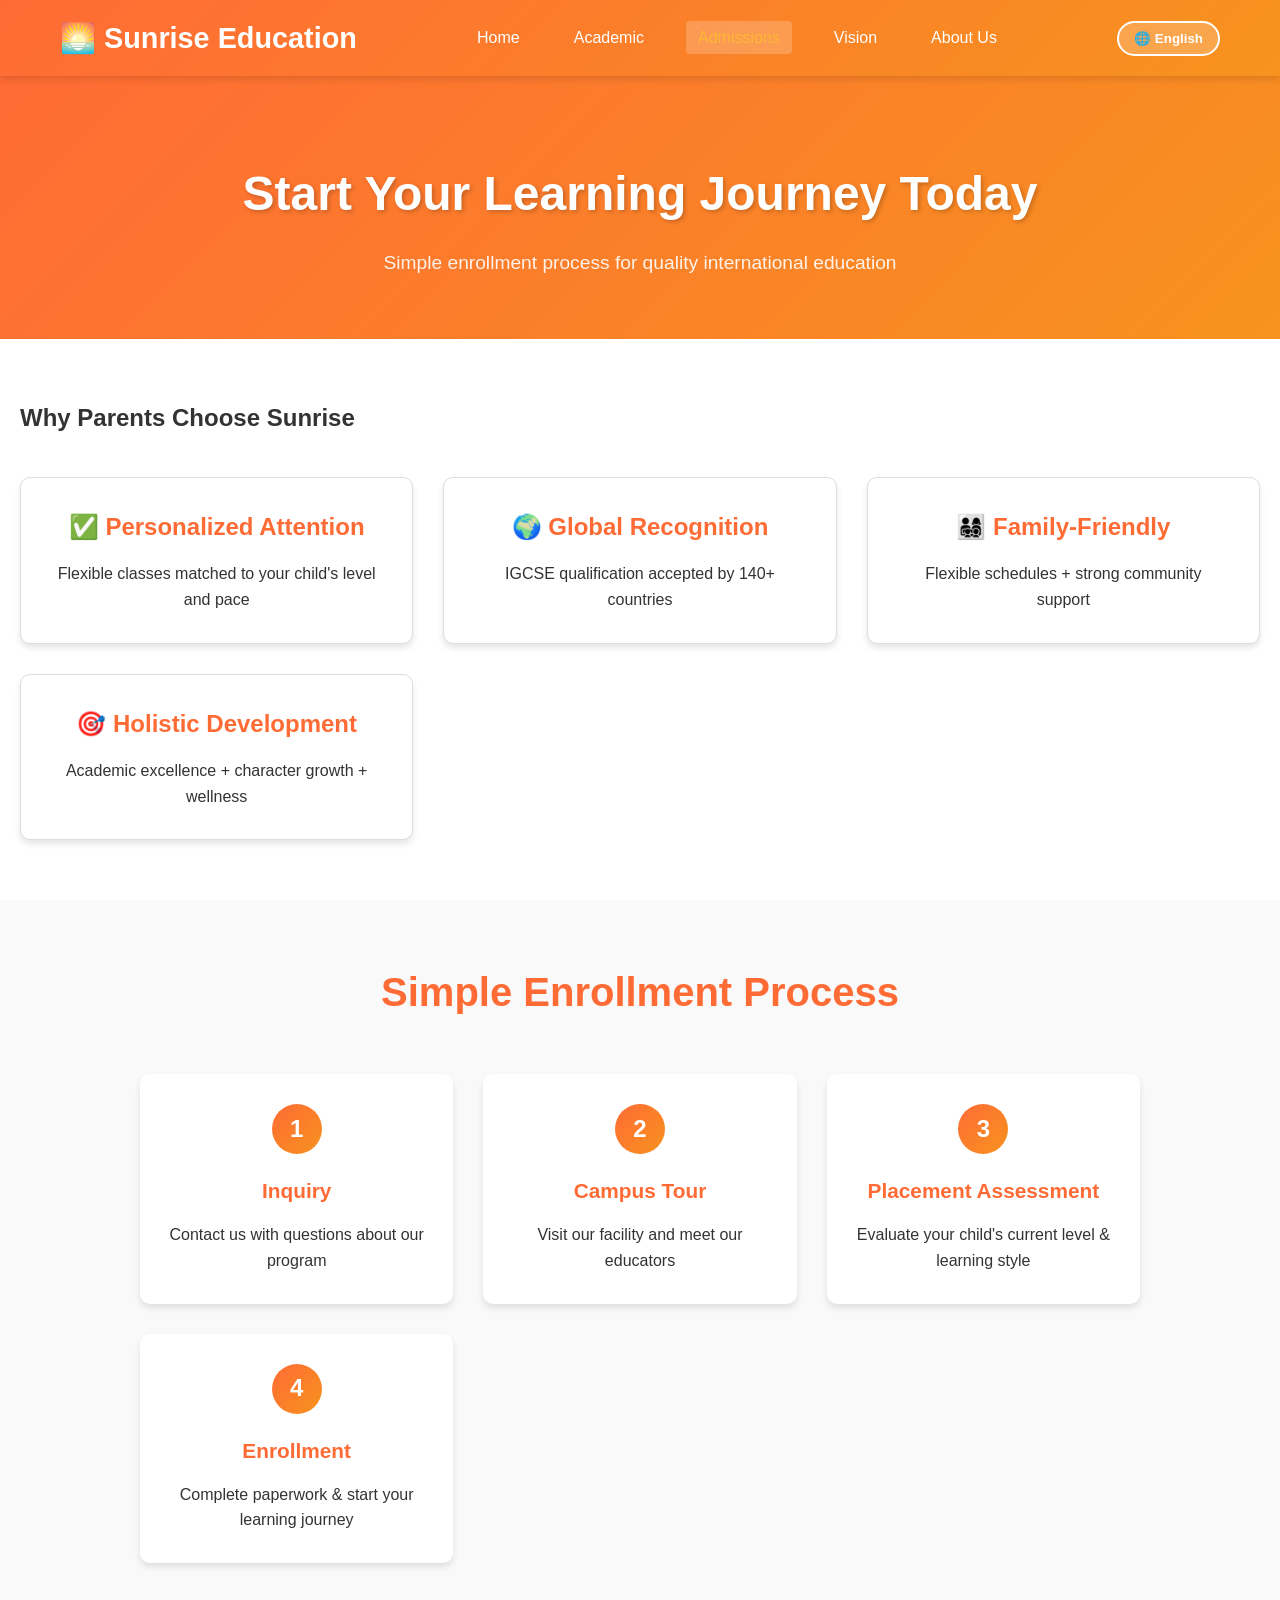
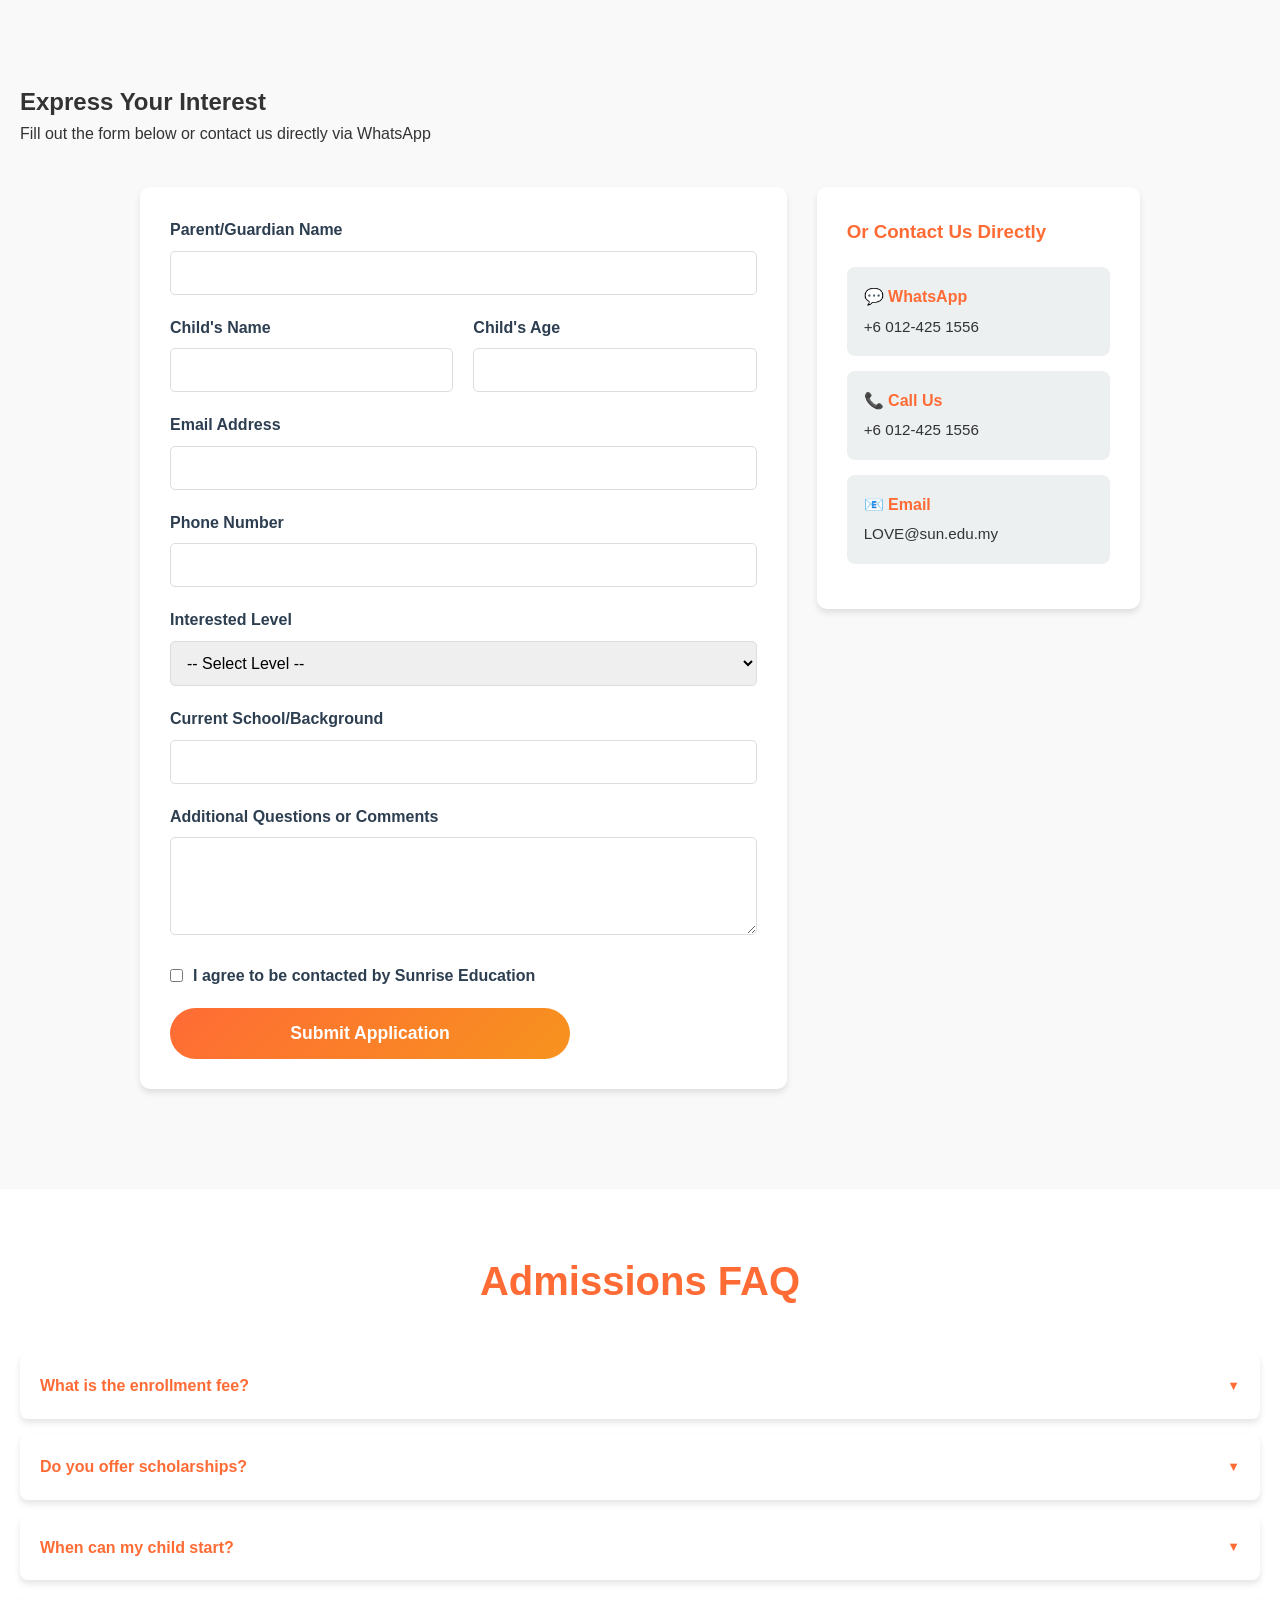
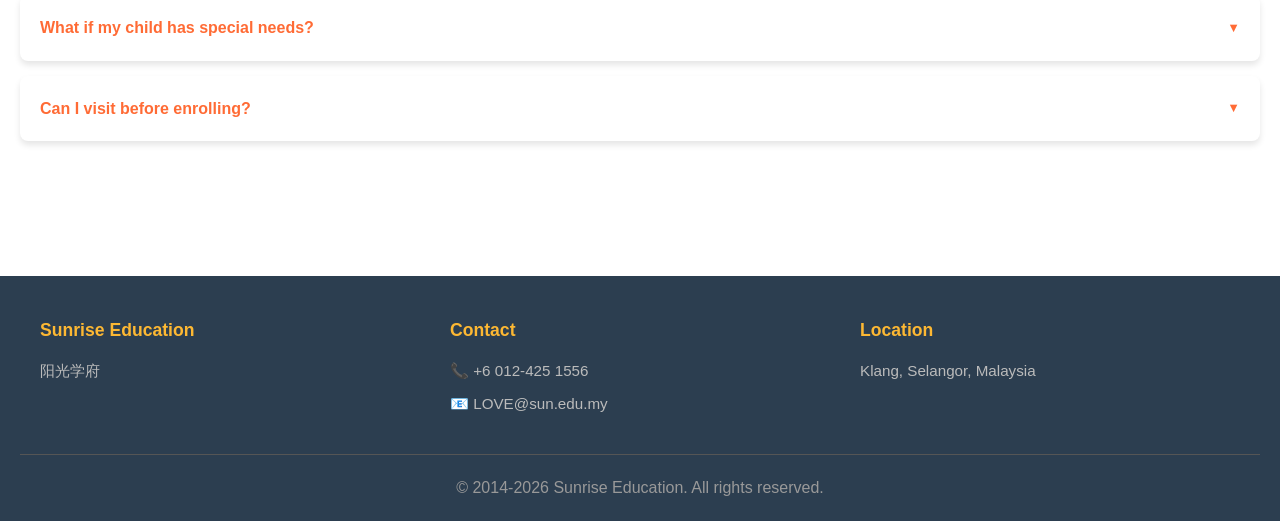
<file: admissions.html>
<!DOCTYPE html>
<html lang="en">
<head>
    <meta charset="UTF-8">
    <meta name="viewport" content="width=device-width, initial-scale=1.0">
    <meta name="description" content="Sunrise Education Admissions - Enroll Your Child in Our IGCSE Homeschooling Program Today">
    <title>Admissions - Sunrise Education | 招生</title>
    <link rel="stylesheet" href="css/styles.css">
    <link rel="stylesheet" href="css/responsive.css">
</head>
<body>
    <!-- Navigation Bar -->
    <nav class="navbar">
        <div class="container">
            <div class="nav-brand">
                <h1>🌅 Sunrise Education</h1>
            </div>
            <ul class="nav-menu">
                <li><a href="index.html">Home</a></li>
                <li><a href="academic.html">Academic</a></li>
                <li><a href="admissions.html" class="active">Admissions</a></li>
                <li><a href="vision.html">Vision</a></li>
                <li><a href="about.html">About Us</a></li>
            </ul>
            <div class="nav-controls">
                <button id="langToggle" class="lang-btn">🌐 English</button>
            </div>
        </div>
    </nav>

    <!-- Hero Section -->
    <section class="page-hero">
        <h1 data-en="Start Your Learning Journey Today" data-zh="今天开始您的学习之旅" data-ms="Mulai Perjalanan Belajar Anda Hari Ini">Start Your Learning Journey Today</h1>
        <p data-en="Simple enrollment process for quality international education" data-zh="简单的注册过程，获得优质国际教育" data-ms="Proses pendaftaran sederhana untuk pendidikan internasional berkualitas">Simple enrollment process for quality international education</p>
    </section>

    <!-- Why Choose Sunrise - Quick Benefits -->
    <section class="quick-benefits">
        <h2 data-en="Why Parents Choose Sunrise" data-zh="为什么家长选择阳光学府" data-ms="Mengapa Orang Tua Memilih Sunrise">Why Parents Choose Sunrise</h2>
        <div class="benefits-grid">
            <div class="benefit-card">
                <h3>✅ Personalized Attention</h3>
                <p data-en="Flexible classes matched to your child's level and pace" data-zh="灵活的课程与您孩子的水平和步调相匹配" data-ms="Kelas fleksibel yang disesuaikan dengan tingkat dan kecepatan anak Anda">Flexible classes matched to your child's level and pace</p>
            </div>
            <div class="benefit-card">
                <h3>🌍 Global Recognition</h3>
                <p data-en="IGCSE qualification accepted by 140+ countries" data-zh="140多个国家认可的IGCSE资格" data-ms="Kualifikasi IGCSE diterima oleh 140+ negara">IGCSE qualification accepted by 140+ countries</p>
            </div>
            <div class="benefit-card">
                <h3>👨‍👩‍👧‍👦 Family-Friendly</h3>
                <p data-en="Flexible schedules + strong community support" data-zh="灵活的时间表+强大的社区支持" data-ms="Jadwal fleksibel + dukungan komunitas yang kuat">Flexible schedules + strong community support</p>
            </div>
            <div class="benefit-card">
                <h3>🎯 Holistic Development</h3>
                <p data-en="Academic excellence + character growth + wellness" data-zh="学术卓越+品格成长+健康" data-ms="Keunggulan akademik + pertumbuhan karakter + kesehatan">Academic excellence + character growth + wellness</p>
            </div>
        </div>
    </section>

    <!-- Enrollment Steps -->
    <section class="enrollment-steps">
        <h2 data-en="Simple Enrollment Process" data-zh="简单的注册过程" data-ms="Proses Pendaftaran Sederhana">Simple Enrollment Process</h2>
        <div class="steps-container">
            <div class="step">
                <div class="step-number">1</div>
                <h3 data-en="Inquiry" data-zh="咨询" data-ms="Pertanyaan">Inquiry</h3>
                <p data-en="Contact us with questions about our program" data-zh="联系我们了解我们的计划" data-ms="Hubungi kami dengan pertanyaan tentang program kami">Contact us with questions about our program</p>
            </div>
            <div class="step">
                <div class="step-number">2</div>
                <h3 data-en="Campus Tour" data-zh="校园参观" data-ms="Tur Kampus">Campus Tour</h3>
                <p data-en="Visit our facility and meet our educators" data-zh="参观我们的设施并见到我们的教育工作者" data-ms="Kunjungi fasilitas kami dan bertemu dengan pendidik kami">Visit our facility and meet our educators</p>
            </div>
            <div class="step">
                <div class="step-number">3</div>
                <h3 data-en="Placement Assessment" data-zh="分班测试" data-ms="Penilaian Penempatan">Placement Assessment</h3>
                <p data-en="Evaluate your child's current level & learning style" data-zh="评估您孩子的当前水平和学习风格" data-ms="Mengevaluasi tingkat saat ini anak Anda dan gaya belajar">Evaluate your child's current level & learning style</p>
            </div>
            <div class="step">
                <div class="step-number">4</div>
                <h3 data-en="Enrollment" data-zh="注册" data-ms="Pendaftaran">Enrollment</h3>
                <p data-en="Complete paperwork & start your learning journey" data-zh="完成文书工作并开始您的学习之旅" data-ms="Lengkapi dokumen & mulai perjalanan belajar Anda">Complete paperwork & start your learning journey</p>
            </div>
        </div>
    </section>

    <!-- Contact Form Section -->
    <section class="admission-form-section">
        <h2 data-en="Express Your Interest" data-zh="表示您的兴趣" data-ms="Ekspresikan Minat Anda">Express Your Interest</h2>
        <p data-en="Fill out the form below or contact us directly via WhatsApp" data-zh="填写下方表格或直接通过WhatsApp与我们联系" data-ms="Isi formulir di bawah atau hubungi kami langsung melalui WhatsApp">Fill out the form below or contact us directly via WhatsApp</p>
        
        <div class="form-container">
            <form id="admissionForm">
                <div class="form-group">
                    <label for="parentName" data-en="Parent/Guardian Name" data-zh="家长/监护人姓名" data-ms="Nama Orang Tua/Wali">Parent/Guardian Name *</label>
                    <input type="text" id="parentName" name="parentName" required>
                </div>

                <div class="form-row">
                    <div class="form-group">
                        <label for="childName" data-en="Child's Name" data-zh="孩子的名字" data-ms="Nama Anak">Child's Name *</label>
                        <input type="text" id="childName" name="childName" required>
                    </div>
                    <div class="form-group">
                        <label for="childAge" data-en="Child's Age" data-zh="孩子的年龄" data-ms="Usia Anak">Child's Age *</label>
                        <input type="number" id="childAge" name="childAge" min="7" max="18" required>
                    </div>
                </div>

                <div class="form-group">
                    <label for="email" data-en="Email Address" data-zh="电子邮件地址" data-ms="Alamat Email">Email Address *</label>
                    <input type="email" id="email" name="email" required>
                </div>

                <div class="form-group">
                    <label for="phone" data-en="Phone Number" data-zh="电话号码" data-ms="Nomor Telepon">Phone Number *</label>
                    <input type="tel" id="phone" name="phone" required>
                </div>

                <div class="form-group">
                    <label for="interestedLevel" data-en="Interested Level" data-zh="感兴趣的级别" data-ms="Tingkat yang Diminati">Interested Level *</label>
                    <select id="interestedLevel" name="interestedLevel" required>
                        <option value="">-- Select Level --</option>
                        <option value="primary">Primary (7-11)</option>
                        <option value="secondary">Secondary (12-18)</option>
                    </select>
                </div>

                <div class="form-group">
                    <label for="currentSchool" data-en="Current School/Background" data-zh="当前学校/背景" data-ms="Sekolah Saat Ini/Latar Belakang">Current School/Background</label>
                    <input type="text" id="currentSchool" name="currentSchool">
                </div>

                <div class="form-group">
                    <label for="message" data-en="Additional Questions or Comments" data-zh="其他问题或意见" data-ms="Pertanyaan atau Komentar Tambahan">Additional Questions or Comments</label>
                    <textarea id="message" name="message" rows="4"></textarea>
                </div>

                <div class="form-group checkbox">
                    <input type="checkbox" id="privacyAgreement" name="privacyAgreement" required>
                    <label for="privacyAgreement" data-en="I agree to be contacted by Sunrise Education" data-zh="我同意被阳光学府联系" data-ms="Saya setuju untuk dihubungi oleh Sunrise Education">I agree to be contacted by Sunrise Education</label>
                </div>

                <button type="submit" class="btn-submit" data-en="Submit Application" data-zh="提交申请" data-ms="Kirim Aplikasi">Submit Application</button>
            </form>

            <div class="contact-methods">
                <h3 data-en="Or Contact Us Directly" data-zh="或直接与我们联系" data-ms="Atau Hubungi Kami Langsung">Or Contact Us Directly</h3>
                
                <a href="https://wa.me/60124251556?text=Hello%20Sunrise%20Education%2C%20I%27m%20interested%20in%20your%20homeschooling%20program" target="_blank" class="contact-btn whatsapp">
                    <span>💬 WhatsApp</span>
                    <p>+6 012-425 1556</p>
                </a>

                <a href="tel:+60124251556" class="contact-btn phone">
                    <span>📞 Call Us</span>
                    <p>+6 012-425 1556</p>
                </a>

                <a href="mailto:LOVE@sun.edu.my" class="contact-btn email">
                    <span>📧 Email</span>
                    <p>LOVE@sun.edu.my</p>
                </a>
            </div>
        </div>
    </section>

    <!-- FAQ Section -->
    <section class="admission-faq">
        <h2 data-en="Admissions FAQ" data-zh="招生常见问题" data-ms="FAQ Penerimaan">Admissions FAQ</h2>
        
        <details class="faq-item">
            <summary data-en="What is the enrollment fee?" data-zh="注册费是多少？" data-ms="Berapa biaya pendaftaran?">What is the enrollment fee?</summary>
            <p>Please contact our admissions team for detailed fee information and payment plans.</p>
        </details>

        <details class="faq-item">
            <summary data-en="Do you offer scholarships?" data-zh="你们提供奖学金吗？" data-ms="Apakah Anda menawarkan beasiswa?">Do you offer scholarships?</summary>
            <p>We work with families to explore options. Contact us to discuss your situation.</p>
        </details>

        <details class="faq-item">
            <summary data-en="When can my child start?" data-zh="我的孩子什么时候可以开始？" data-ms="Kapan anak saya bisa mulai?">When can my child start?</summary>
            <p>Rolling admissions year-round. We recommend applying at least 2-4 weeks before your desired start date.</p>
        </details>

        <details class="faq-item">
            <summary data-en="What if my child has special needs?" data-zh="如果我的孩子有特殊需求怎么办？" data-ms="Bagaimana jika anak saya memiliki kebutuhan khusus?">What if my child has special needs?</summary>
            <p>We are committed to inclusive education. Please discuss your child's specific needs during the admissions process.</p>
        </details>

        <details class="faq-item">
            <summary data-en="Can I visit before enrolling?" data-zh="报名前可以参观吗？" data-ms="Bisakah saya mengunjungi sebelum mendaftar?">Can I visit before enrolling?</summary>
            <p>Absolutely! We encourage campus tours. Schedule yours by contacting us directly.</p>
        </details>
    </section>

    <!-- Footer -->
    <footer>
        <div class="footer-content">
            <div class="footer-section">
                <h4>Sunrise Education</h4>
                <p>阳光学府</p>
            </div>
            <div class="footer-section">
                <h4>Contact</h4>
                <p>📞 +6 012-425 1556</p>
                <p>📧 LOVE@sun.edu.my</p>
            </div>
            <div class="footer-section">
                <h4>Location</h4>
                <p>Klang, Selangor, Malaysia</p>
            </div>
        </div>
        <div class="footer-bottom">
            <p>&copy; 2014-2026 Sunrise Education. All rights reserved.</p>
        </div>
    </footer>

    <script src="js/main.js"></script>
</body>
</html>
</file>
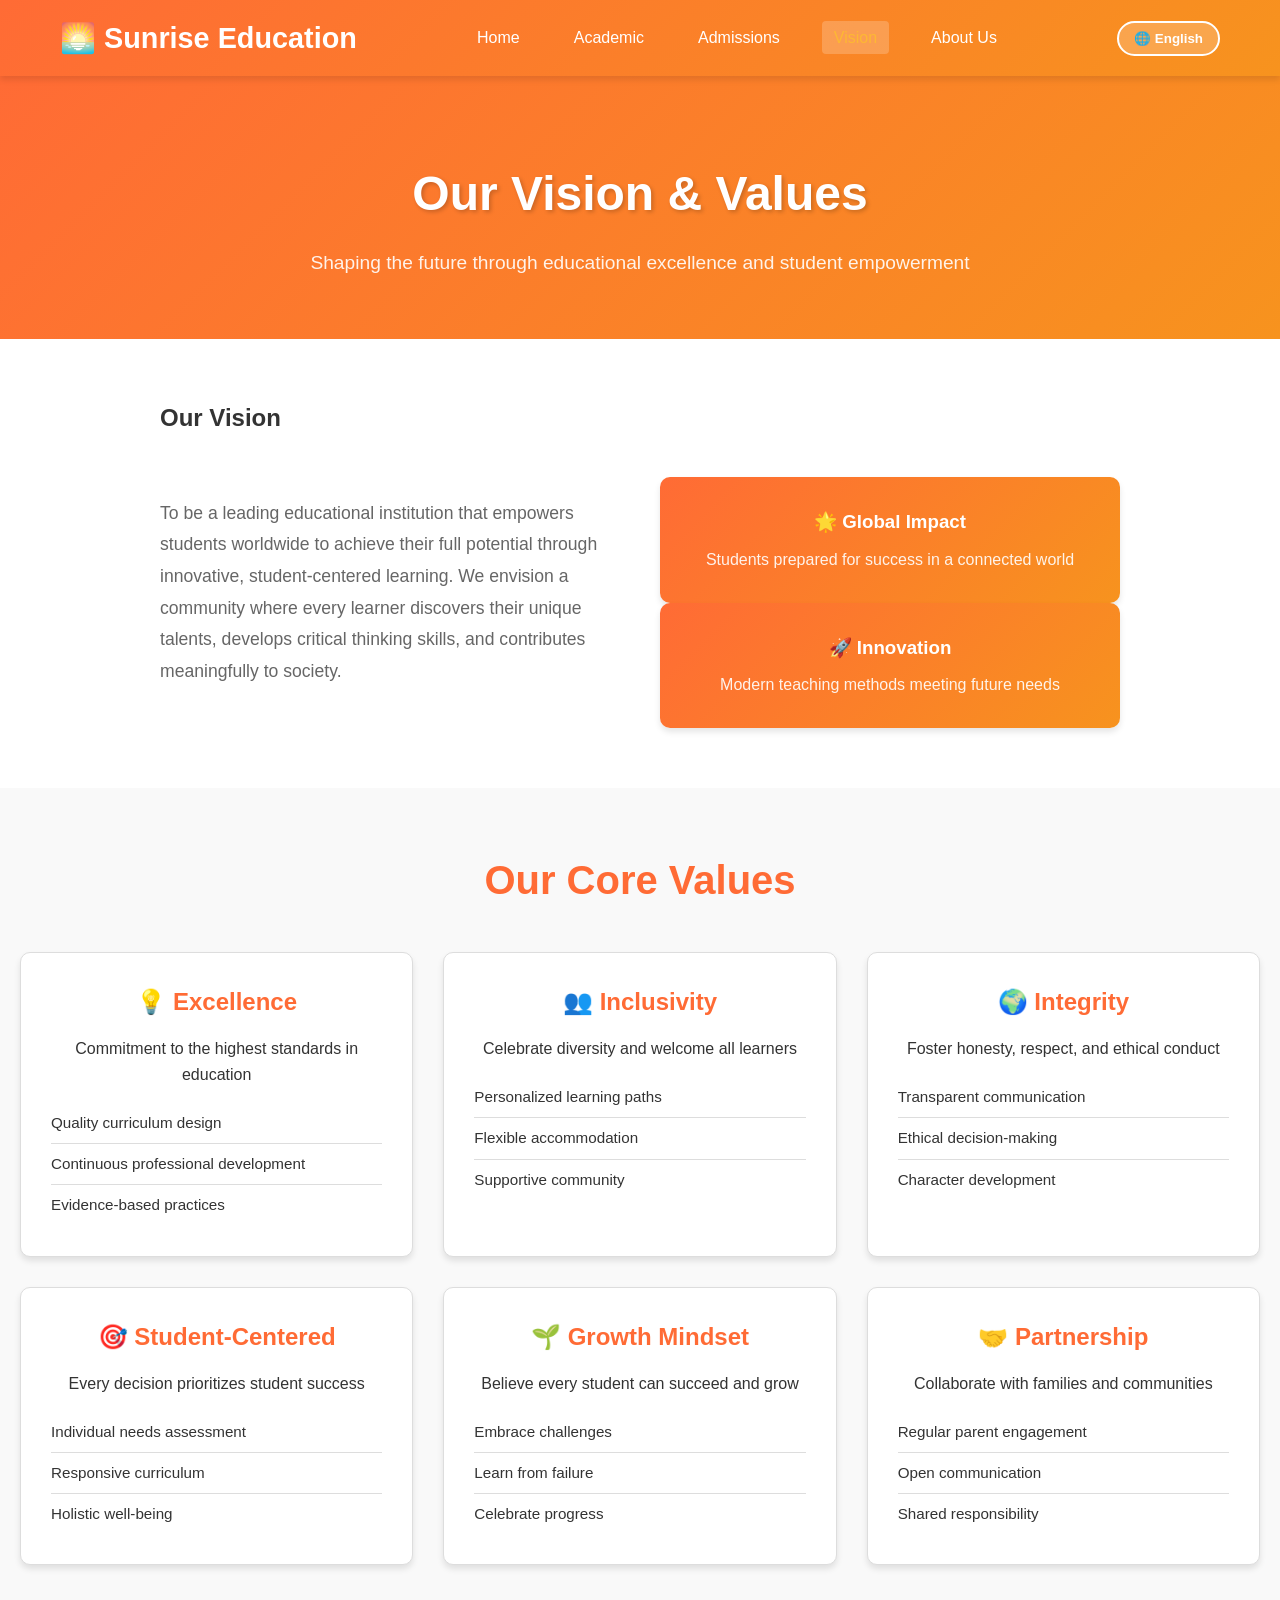
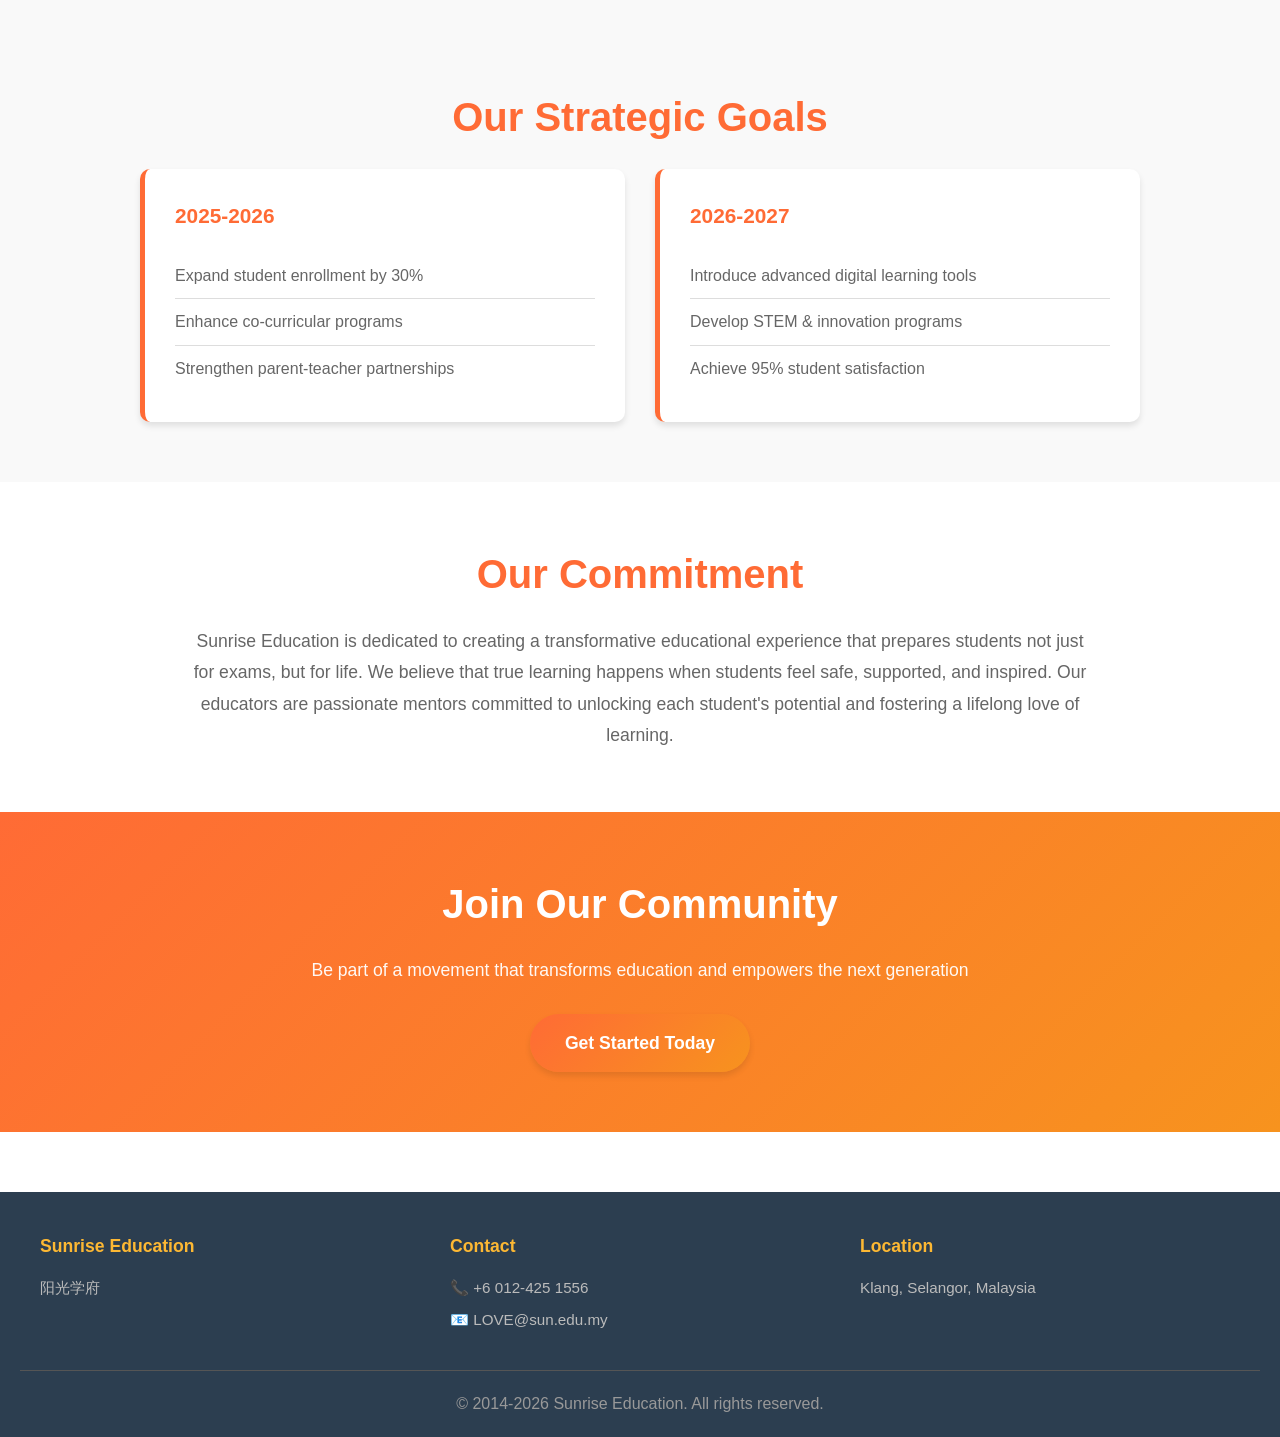
<file: vision.html>
<!DOCTYPE html>
<html lang="en">
<head>
    <meta charset="UTF-8">
    <meta name="viewport" content="width=device-width, initial-scale=1.0">
    <meta name="description" content="Sunrise Education Vision & Values - Our commitment to educational excellence and student success">
    <title>Vision & Values - Sunrise Education | 愿景</title>
    <link rel="stylesheet" href="css/styles.css">
    <link rel="stylesheet" href="css/responsive.css">
</head>
<body>
    <!-- Navigation Bar -->
    <nav class="navbar">
        <div class="container">
            <div class="nav-brand">
                <h1>🌅 Sunrise Education</h1>
            </div>
            <ul class="nav-menu">
                <li><a href="index.html">Home</a></li>
                <li><a href="academic.html">Academic</a></li>
                <li><a href="admissions.html">Admissions</a></li>
                <li><a href="vision.html" class="active">Vision</a></li>
                <li><a href="about.html">About Us</a></li>
            </ul>
            <div class="nav-controls">
                <button id="langToggle" class="lang-btn">🌐 English</button>
            </div>
        </div>
    </nav>

    <!-- Hero Section -->
    <section class="page-hero">
        <h1 data-en="Our Vision & Values" data-zh="我们的愿景和价值观" data-ms="Visi & Nilai Kami">Our Vision & Values</h1>
        <p data-en="Shaping the future through educational excellence and student empowerment" data-zh="通过教育卓越和学生赋权塑造未来" data-ms="Membentuk masa depan melalui keunggulan pendidikan dan pemberdayaan siswa">Shaping the future through educational excellence and student empowerment</p>
    </section>

    <!-- Vision Statement -->
    <section class="vision-statement">
        <h2 data-en="Our Vision" data-zh="我们的愿景" data-ms="Visi Kami">Our Vision</h2>
        <div class="vision-content">
            <div class="vision-text">
                <p data-en="To be a leading educational institution that empowers students worldwide to achieve their full potential through innovative, student-centered learning. We envision a community where every learner discovers their unique talents, develops critical thinking skills, and contributes meaningfully to society." data-zh="成为一所领先的教育机构，通过创新的、学生为中心的学习，赋予学生全球竞争力，实现其全部潜力。我们设想一个每个学习者都能发现自己独特才能、培养批判性思维能力并对社会做出有意义贡献的社区。" data-ms="Menjadi institusi pendidikan terkemuka yang memberdayakan siswa di seluruh dunia untuk mencapai potensi penuh mereka melalui pembelajaran yang inovatif dan berpusat pada siswa. Kami membayangkan komunitas di mana setiap peserta didik menemukan bakat unik mereka, mengembangkan keterampilan berpikir kritis, dan berkontribusi secara bermakna kepada masyarakat.">To be a leading educational institution that empowers students worldwide to achieve their full potential through innovative, student-centered learning. We envision a community where every learner discovers their unique talents, develops critical thinking skills, and contributes meaningfully to society.</p>
            </div>
            <div class="vision-visual">
                <div class="vision-card highlight">
                    <h3>🌟 Global Impact</h3>
                    <p data-en="Students prepared for success in a connected world" data-zh="学生为全球成功做准备" data-ms="Siswa siap untuk sukses di dunia yang terhubung">Students prepared for success in a connected world</p>
                </div>
                <div class="vision-card highlight">
                    <h3>🚀 Innovation</h3>
                    <p data-en="Modern teaching methods meeting future needs" data-zh="现代教学方法满足未来需求" data-ms="Metode pengajaran modern memenuhi kebutuhan masa depan">Modern teaching methods meeting future needs</p>
                </div>
            </div>
        </div>
    </section>

    <!-- Core Values -->
    <section class="core-values">
        <h2 data-en="Our Core Values" data-zh="我们的核心价值观" data-ms="Nilai-Nilai Inti Kami">Our Core Values</h2>
        <div class="values-grid">
            <div class="value-card">
                <h3>💡 Excellence</h3>
                <p data-en="Commitment to the highest standards in education" data-zh="承诺教育最高标准" data-ms="Komitmen terhadap standar tertinggi dalam pendidikan">Commitment to the highest standards in education</p>
                <ul>
                    <li data-en="Quality curriculum design" data-zh="优质课程设计" data-ms="Desain kurikulum berkualitas">Quality curriculum design</li>
                    <li data-en="Continuous professional development" data-zh="持续专业发展" data-ms="Pengembangan profesional berkelanjutan">Continuous professional development</li>
                    <li data-en="Evidence-based practices" data-zh="基于证据的实践" data-ms="Praktik berbasis bukti">Evidence-based practices</li>
                </ul>
            </div>

            <div class="value-card">
                <h3>👥 Inclusivity</h3>
                <p data-en="Celebrate diversity and welcome all learners" data-zh="庆祝多样性，欢迎所有学习者" data-ms="Rayakan keragaman dan sambut semua peserta didik">Celebrate diversity and welcome all learners</p>
                <ul>
                    <li data-en="Personalized learning paths" data-zh="个性化学习路径" data-ms="Jalur pembelajaran personal">Personalized learning paths</li>
                    <li data-en="Flexible accommodation" data-zh="灵活的便利" data-ms="Akomodasi fleksibel">Flexible accommodation</li>
                    <li data-en="Supportive community" data-zh="支持性社区" data-ms="Komunitas yang mendukung">Supportive community</li>
                </ul>
            </div>

            <div class="value-card">
                <h3>🌍 Integrity</h3>
                <p data-en="Foster honesty, respect, and ethical conduct" data-zh="培养诚实、尊重和道德行为" data-ms="Tumbuhkan kejujuran, rasa hormat, dan perilaku etis">Foster honesty, respect, and ethical conduct</p>
                <ul>
                    <li data-en="Transparent communication" data-zh="透明沟通" data-ms="Komunikasi transparan">Transparent communication</li>
                    <li data-en="Ethical decision-making" data-zh="道德决策" data-ms="Pengambilan keputusan etis">Ethical decision-making</li>
                    <li data-en="Character development" data-zh="品格发展" data-ms="Pengembangan karakter">Character development</li>
                </ul>
            </div>

            <div class="value-card">
                <h3>🎯 Student-Centered</h3>
                <p data-en="Every decision prioritizes student success" data-zh="每个决定都优先考虑学生成功" data-ms="Setiap keputusan memprioritaskan kesuksesan siswa">Every decision prioritizes student success</p>
                <ul>
                    <li data-en="Individual needs assessment" data-zh="个人需求评估" data-ms="Penilaian kebutuhan individu">Individual needs assessment</li>
                    <li data-en="Responsive curriculum" data-zh="反应式课程" data-ms="Kurikulum responsif">Responsive curriculum</li>
                    <li data-en="Holistic well-being" data-zh="全面幸福" data-ms="Kesejahteraan holistik">Holistic well-being</li>
                </ul>
            </div>

            <div class="value-card">
                <h3>🌱 Growth Mindset</h3>
                <p data-en="Believe every student can succeed and grow" data-zh="相信每个学生都能成功和成长" data-ms="Percaya setiap siswa dapat berhasil dan berkembang">Believe every student can succeed and grow</p>
                <ul>
                    <li data-en="Embrace challenges" data-zh="迎接挑战" data-ms="Rangkul tantangan">Embrace challenges</li>
                    <li data-en="Learn from failure" data-zh="从失败中学习" data-ms="Belajar dari kegagalan">Learn from failure</li>
                    <li data-en="Celebrate progress" data-zh="庆祝进步" data-ms="Rayakan kemajuan">Celebrate progress</li>
                </ul>
            </div>

            <div class="value-card">
                <h3>🤝 Partnership</h3>
                <p data-en="Collaborate with families and communities" data-zh="与家庭和社区合作" data-ms="Berkolaborasi dengan keluarga dan komunitas">Collaborate with families and communities</p>
                <ul>
                    <li data-en="Regular parent engagement" data-zh="定期家长参与" data-ms="Keterlibatan orang tua reguler">Regular parent engagement</li>
                    <li data-en="Open communication" data-zh="开放沟通" data-ms="Komunikasi terbuka">Open communication</li>
                    <li data-en="Shared responsibility" data-zh="共同责任" data-ms="Tanggung jawab bersama">Shared responsibility</li>
                </ul>
            </div>
        </div>
    </section>

    <!-- Strategic Goals -->
    <section class="strategic-goals">
        <h2 data-en="Our Strategic Goals" data-zh="我们的战略目标" data-ms="Tujuan Strategis Kami">Our Strategic Goals</h2>
        <div class="goals-container">
            <div class="goal">
                <h3>2025-2026</h3>
                <ul>
                    <li data-en="Expand student enrollment by 30%" data-zh="增加30%的学生入学率" data-ms="Perluas pendaftaran siswa sebesar 30%">Expand student enrollment by 30%</li>
                    <li data-en="Enhance co-curricular programs" data-zh="增强课外活动计划" data-ms="Tingkatkan program ko-kurikuler">Enhance co-curricular programs</li>
                    <li data-en="Strengthen parent-teacher partnerships" data-zh="加强家长教师伙伴关系" data-ms="Perkuat kemitraan orang tua-guru">Strengthen parent-teacher partnerships</li>
                </ul>
            </div>
            <div class="goal">
                <h3>2026-2027</h3>
                <ul>
                    <li data-en="Introduce advanced digital learning tools" data-zh="推出先进的数字学习工具" data-ms="Perkenalkan alat pembelajaran digital canggih">Introduce advanced digital learning tools</li>
                    <li data-en="Develop STEM & innovation programs" data-zh="开发STEM和创新计划" data-ms="Kembangkan program STEM & inovasi">Develop STEM & innovation programs</li>
                    <li data-en="Achieve 95% student satisfaction" data-zh="达到95%的学生满意度" data-ms="Capai 95% kepuasan siswa">Achieve 95% student satisfaction</li>
                </ul>
            </div>
        </div>
    </section>

    <!-- Commitment to Excellence -->
    <section class="commitment">
        <h2 data-en="Our Commitment" data-zh="我们的承诺" data-ms="Komitmen Kami">Our Commitment to Excellence</h2>
        <p data-en="Sunrise Education is dedicated to creating a transformative educational experience that prepares students not just for exams, but for life. We believe that true learning happens when students feel safe, supported, and inspired. Our educators are passionate mentors committed to unlocking each student's potential and fostering a lifelong love of learning." data-zh="阳光学府致力于创造一种变革性的教育体验，不仅为学生准备考试，而且为生活做准备。我们相信，当学生感到安全、被支持和受到鼓舞时，真正的学习才会发生。我们的教育工作者是热情的导师，致力于释放每个学生的潜力，并培养终身学习的热情。" data-ms="Sunrise Education berdedikasi untuk menciptakan pengalaman pendidikan transformatif yang mempersiapkan siswa tidak hanya untuk ujian, tetapi untuk kehidupan. Kami percaya bahwa pembelajaran sejati terjadi ketika siswa merasa aman, didukung, dan terinspirasi. Pendidik kami adalah mentor yang bersemangat yang berkomitmen untuk membuka potensi setiap siswa dan menumbuhkan cinta belajar seumur hidup.">Sunrise Education is dedicated to creating a transformative educational experience that prepares students not just for exams, but for life. We believe that true learning happens when students feel safe, supported, and inspired. Our educators are passionate mentors committed to unlocking each student's potential and fostering a lifelong love of learning.</p>
    </section>

    <!-- Call to Action -->
    <section class="cta-section">
        <h2 data-en="Join Our Community" data-zh="加入我们的社区" data-ms="Bergabunglah dengan Komunitas Kami">Join Our Community</h2>
        <p data-en="Be part of a movement that transforms education and empowers the next generation" data-zh="成为变革教育和赋权下一代的运动的一部分" data-ms="Jadilah bagian dari gerakan yang mengubah pendidikan dan memberdayakan generasi berikutnya">Be part of a movement that transforms education and empowers the next generation</p>
        <a href="admissions.html" class="btn-primary">Get Started Today</a>
    </section>

    <!-- Footer -->
    <footer>
        <div class="footer-content">
            <div class="footer-section">
                <h4>Sunrise Education</h4>
                <p>阳光学府</p>
            </div>
            <div class="footer-section">
                <h4>Contact</h4>
                <p>📞 +6 012-425 1556</p>
                <p>📧 LOVE@sun.edu.my</p>
            </div>
            <div class="footer-section">
                <h4>Location</h4>
                <p>Klang, Selangor, Malaysia</p>
            </div>
        </div>
        <div class="footer-bottom">
            <p>&copy; 2014-2026 Sunrise Education. All rights reserved.</p>
        </div>
    </footer>

    <script src="js/main.js"></script>
</body>
</html>
</file>
<file: css/styles.css>
/* ============================================
   SUNRISE EDUCATION - MAIN STYLESHEET
   ============================================ */

:root {
    --primary-color: #FF6B35;
    --secondary-color: #F7931E;
    --accent-color: #FDB833;
    --dark-color: #2C3E50;
    --light-color: #ECF0F1;
    --text-color: #333;
    --border-color: #DDD;
    --success-color: #27AE60;
    --shadow: 0 4px 6px rgba(0, 0, 0, 0.1);
    --transition: all 0.3s ease;
}

/* ============================================
   RESET & BASE STYLES
   ============================================ */

* {
    margin: 0;
    padding: 0;
    box-sizing: border-box;
}

html {
    scroll-behavior: smooth;
}

body {
    font-family: 'Segoe UI', Tahoma, Geneva, Verdana, sans-serif;
    color: var(--text-color);
    line-height: 1.6;
    background-color: #fff;
}

a {
    color: var(--primary-color);
    text-decoration: none;
    transition: var(--transition);
}

a:hover {
    color: var(--secondary-color);
}

img {
    max-width: 100%;
    height: auto;
    display: block;
}

/* ============================================
   CONTAINER & LAYOUT
   ============================================ */

.container {
    max-width: 1200px;
    margin: 0 auto;
    padding: 0 20px;
}

section {
    padding: 60px 20px;
}

/* ============================================
   NAVIGATION BAR
   ============================================ */

.navbar {
    background: linear-gradient(135deg, var(--primary-color), var(--secondary-color));
    color: white;
    padding: 15px 0;
    position: sticky;
    top: 0;
    z-index: 100;
    box-shadow: var(--shadow);
}

.navbar .container {
    display: flex;
    justify-content: space-between;
    align-items: center;
}

.nav-brand h1 {
    font-size: 1.8em;
    font-weight: bold;
    margin: 0;
}

.nav-brand .tagline {
    font-size: 0.8em;
    opacity: 0.9;
}

.nav-menu {
    display: flex;
    list-style: none;
    gap: 30px;
}

.nav-menu a {
    color: white;
    font-weight: 500;
    padding: 8px 12px;
    border-radius: 4px;
    transition: var(--transition);
}

.nav-menu a:hover,
.nav-menu a.active {
    background-color: rgba(255, 255, 255, 0.2);
    color: var(--accent-color);
}

.nav-controls {
    display: flex;
    gap: 15px;
}

.lang-btn {
    background-color: rgba(255, 255, 255, 0.2);
    color: white;
    border: 2px solid white;
    padding: 8px 15px;
    border-radius: 20px;
    cursor: pointer;
    font-weight: 600;
    transition: var(--transition);
}

.lang-btn:hover {
    background-color: white;
    color: var(--primary-color);
}

.menu-toggle {
    display: none;
    background: none;
    border: none;
    color: white;
    font-size: 1.5em;
    cursor: pointer;
}

/* ============================================
   HERO SECTIONS
   ============================================ */

.hero {
    background: linear-gradient(135deg, var(--primary-color), var(--secondary-color));
    color: white;
    text-align: center;
    padding: 100px 20px;
    min-height: 500px;
    display: flex;
    align-items: center;
    justify-content: center;
}

.hero-content {
    max-width: 800px;
    margin: 0 auto;
}

.hero h2 {
    font-size: 3.5em;
    margin-bottom: 20px;
    text-shadow: 2px 2px 4px rgba(0, 0, 0, 0.2);
}

.hero p {
    font-size: 1.3em;
    margin-bottom: 30px;
    opacity: 0.95;
}

.page-hero {
    background: linear-gradient(135deg, var(--primary-color), var(--secondary-color));
    color: white;
    text-align: center;
    padding: 80px 20px 60px;
}

.page-hero h1 {
    font-size: 3em;
    margin-bottom: 15px;
    text-shadow: 2px 2px 4px rgba(0, 0, 0, 0.2);
}

.page-hero p {
    font-size: 1.2em;
    opacity: 0.9;
}

/* ============================================
   BUTTONS
   ============================================ */

.cta-btn,
.btn-primary,
.btn-secondary,
.btn-submit {
    display: inline-block;
    padding: 15px 35px;
    font-size: 1.1em;
    font-weight: bold;
    border: none;
    border-radius: 50px;
    cursor: pointer;
    transition: var(--transition);
    text-align: center;
}

.cta-btn,
.btn-primary {
    background: linear-gradient(135deg, var(--primary-color), var(--secondary-color));
    color: white;
    box-shadow: var(--shadow);
}

.cta-btn:hover,
.btn-primary:hover {
    transform: translateY(-3px);
    box-shadow: 0 6px 12px rgba(255, 107, 53, 0.3);
}

.btn-secondary {
    background-color: var(--light-color);
    color: var(--primary-color);
    border: 2px solid var(--primary-color);
}

.btn-secondary:hover {
    background-color: var(--primary-color);
    color: white;
}

.btn-submit {
    background: linear-gradient(135deg, var(--primary-color), var(--secondary-color));
    color: white;
    width: 100%;
    max-width: 400px;
}

.btn-submit:hover {
    transform: translateY(-2px);
    box-shadow: 0 6px 12px rgba(255, 107, 53, 0.3);
}

/* ============================================
   CARDS & GRIDS
   ============================================ */

.mission-grid,
.benefits-grid,
.syllabus-grid,
.activities-grid,
.standout-grid,
.values-grid,
.team-grid {
    display: grid;
    grid-template-columns: repeat(auto-fit, minmax(300px, 1fr));
    gap: 30px;
    margin-top: 40px;
}

.mission-card,
.benefit-card,
.activity-card,
.team-member,
.value-card,
.vision-card,
.card {
    background: white;
    border-radius: 10px;
    padding: 30px;
    text-align: center;
    box-shadow: var(--shadow);
    transition: var(--transition);
    border: 1px solid var(--border-color);
}

.mission-card:hover,
.benefit-card:hover,
.activity-card:hover,
.value-card:hover,
.card:hover {
    transform: translateY(-8px);
    box-shadow: 0 8px 16px rgba(0, 0, 0, 0.15);
}

.mission-card h3,
.benefit-card h3,
.activity-card h4,
.value-card h3 {
    color: var(--primary-color);
    font-size: 1.5em;
    margin-bottom: 15px;
}

.value-card ul {
    list-style: none;
    text-align: left;
    margin-top: 15px;
}

.value-card li {
    padding: 8px 0;
    border-bottom: 1px solid var(--border-color);
    font-size: 0.95em;
}

.value-card li:last-child {
    border-bottom: none;
}

/* ============================================
   FORMS
   ============================================ */

.admission-form-section {
    background-color: #f9f9f9;
    padding: 60px 20px;
}

.form-container {
    max-width: 1000px;
    margin: 40px auto;
    display: grid;
    grid-template-columns: 2fr 1fr;
    gap: 30px;
}

form {
    background: white;
    padding: 30px;
    border-radius: 10px;
    box-shadow: var(--shadow);
}

.form-group {
    margin-bottom: 20px;
}

.form-row {
    display: grid;
    grid-template-columns: 1fr 1fr;
    gap: 20px;
}

label {
    display: block;
    margin-bottom: 8px;
    font-weight: 600;
    color: var(--dark-color);
}

input[type="text"],
input[type="email"],
input[type="tel"],
input[type="number"],
select,
textarea {
    width: 100%;
    padding: 12px;
    border: 1px solid var(--border-color);
    border-radius: 5px;
    font-size: 1em;
    font-family: inherit;
    transition: var(--transition);
}

input[type="text"]:focus,
input[type="email"]:focus,
input[type="tel"]:focus,
input[type="number"]:focus,
select:focus,
textarea:focus {
    outline: none;
    border-color: var(--primary-color);
    box-shadow: 0 0 0 3px rgba(255, 107, 53, 0.1);
}

.form-group.checkbox {
    display: flex;
    align-items: center;
    gap: 10px;
}

.form-group.checkbox input[type="checkbox"] {
    width: auto;
}

.form-group.checkbox label {
    margin-bottom: 0;
}

.contact-methods {
    background: white;
    padding: 30px;
    border-radius: 10px;
    box-shadow: var(--shadow);
    height: fit-content;
}

.contact-methods h3 {
    color: var(--primary-color);
    margin-bottom: 20px;
}

.contact-btn {
    display: flex;
    flex-direction: column;
    padding: 15px;
    margin-bottom: 15px;
    background-color: var(--light-color);
    border-radius: 8px;
    transition: var(--transition);
    border: 2px solid transparent;
}

.contact-btn:hover {
    background-color: white;
    border-color: var(--primary-color);
    box-shadow: var(--shadow);
}

.contact-btn span {
    font-weight: 600;
    color: var(--primary-color);
    margin-bottom: 5px;
}

.contact-btn p {
    color: var(--text-color);
    font-size: 0.95em;
}

/* ============================================
   SECTIONS - SPECIFIC STYLING
   ============================================ */

.missions,
.why-sunrise,
.curriculum,
.about-section {
    background-color: #f9f9f9;
}

.missions h2,
.why-sunrise h2,
.curriculum h2,
.core-values h2,
.strategic-goals h2,
.commitment h2 {
    text-align: center;
    font-size: 2.5em;
    color: var(--primary-color);
    margin-bottom: 20px;
}

.missions > p,
.why-sunrise > p,
.curriculum > p {
    text-align: center;
    font-size: 1.1em;
    max-width: 600px;
    margin: 0 auto 40px;
    color: #666;
}

.benefit {
    text-align: center;
    padding: 20px;
}

.benefit .icon {
    font-size: 3em;
    margin-bottom: 15px;
    display: block;
}

.benefit h4 {
    color: var(--primary-color);
    font-size: 1.3em;
    margin-bottom: 10px;
}

/* Activities Section */
.activities {
    background-color: #f9f9f9;
    text-align: center;
}

.activities h2 {
    color: var(--primary-color);
    font-size: 2.5em;
    margin-bottom: 20px;
}

.activities > p {
    font-size: 1.1em;
    max-width: 600px;
    margin: 0 auto 40px;
    color: #666;
}

/* Calendar Section */
.calendar {
    text-align: center;
}

.calendar h2 {
    color: var(--primary-color);
    font-size: 2.5em;
    margin-bottom: 40px;
}

.calendar-info {
    display: grid;
    grid-template-columns: repeat(auto-fit, minmax(250px, 1fr));
    gap: 20px;
    max-width: 1000px;
    margin: 0 auto;
}

.term {
    background: white;
    padding: 25px;
    border-radius: 10px;
    box-shadow: var(--shadow);
    border-left: 5px solid var(--primary-color);
}

.term h4 {
    color: var(--primary-color);
    font-size: 1.3em;
    margin-bottom: 10px;
}

.calendar-note {
    margin-top: 30px;
    color: #666;
    font-style: italic;
}

/* FAQ Section */
.faq {
    background-color: #f9f9f9;
}

.faq h2,
.admission-faq h2 {
    color: var(--primary-color);
    font-size: 2.5em;
    text-align: center;
    margin-bottom: 40px;
}

.faq-container,
.faq {
    max-width: 800px;
    margin: 0 auto;
}

.faq-item {
    background: white;
    margin-bottom: 15px;
    border-radius: 8px;
    overflow: hidden;
    box-shadow: var(--shadow);
}

.faq-item summary {
    padding: 20px;
    cursor: pointer;
    font-weight: 600;
    color: var(--primary-color);
    user-select: none;
    display: flex;
    justify-content: space-between;
    align-items: center;
}

.faq-item summary:hover {
    background-color: var(--light-color);
}

.faq-item summary::after {
    content: '▼';
    font-size: 0.8em;
    transition: var(--transition);
}

.faq-item[open] summary::after {
    transform: rotate(180deg);
}

.faq-item p {
    padding: 0 20px 20px;
    color: #666;
    line-height: 1.8;
}

/* Enrollment Steps */
.enrollment-steps {
    background-color: #f9f9f9;
    text-align: center;
}

.enrollment-steps h2 {
    color: var(--primary-color);
    font-size: 2.5em;
    margin-bottom: 50px;
}

.steps-container {
    display: grid;
    grid-template-columns: repeat(auto-fit, minmax(250px, 1fr));
    gap: 30px;
    max-width: 1000px;
    margin: 0 auto;
}

.step {
    position: relative;
    padding: 30px 20px;
    background: white;
    border-radius: 10px;
    box-shadow: var(--shadow);
}

.step-number {
    width: 50px;
    height: 50px;
    background: linear-gradient(135deg, var(--primary-color), var(--secondary-color));
    color: white;
    border-radius: 50%;
    display: flex;
    align-items: center;
    justify-content: center;
    font-size: 1.5em;
    font-weight: bold;
    margin: 0 auto 20px;
}

.step h3 {
    color: var(--primary-color);
    font-size: 1.3em;
    margin-bottom: 15px;
}

/* ============================================
   VISION & VALUES SPECIFIC
   ============================================ */

.vision-statement {
    max-width: 1000px;
    margin: 0 auto;
}

.vision-content {
    display: grid;
    grid-template-columns: 1fr 1fr;
    gap: 40px;
    margin-top: 40px;
    align-items: center;
}

.vision-text p {
    font-size: 1.1em;
    color: #666;
    margin-bottom: 20px;
    line-height: 1.8;
}

.vision-card.highlight {
    background: linear-gradient(135deg, var(--primary-color), var(--secondary-color));
    color: white;
    border: none;
}

.vision-card.highlight h3 {
    color: white;
    margin-bottom: 10px;
}

.vision-card.highlight p {
    color: rgba(255, 255, 255, 0.9);
}

.core-values {
    background-color: #f9f9f9;
}

.commitment {
    background: white;
    text-align: center;
}

.commitment p {
    font-size: 1.1em;
    color: #666;
    line-height: 1.8;
    max-width: 900px;
    margin: 0 auto;
}

.strategic-goals {
    background-color: #f9f9f9;
}

.goals-container {
    display: grid;
    grid-template-columns: repeat(auto-fit, minmax(300px, 1fr));
    gap: 30px;
    max-width: 1000px;
    margin: 0 auto;
}

.goal {
    background: white;
    padding: 30px;
    border-radius: 10px;
    box-shadow: var(--shadow);
    border-left: 5px solid var(--primary-color);
}

.goal h3 {
    color: var(--primary-color);
    font-size: 1.3em;
    margin-bottom: 20px;
}

.goal ul {
    list-style: none;
    text-align: left;
}

.goal li {
    padding: 10px 0;
    border-bottom: 1px solid var(--border-color);
    color: #666;
}

.goal li:last-child {
    border-bottom: none;
}

/* ============================================
   ABOUT PAGE SPECIFIC
   ============================================ */

.our-story {
    max-width: 1200px;
    margin: 0 auto;
}

.story-content {
    display: grid;
    grid-template-columns: 1fr 1fr;
    gap: 40px;
    margin-top: 40px;
}

.story-text h3 {
    color: var(--primary-color);
    font-size: 1.5em;
    margin-bottom: 15px;
    margin-top: 25px;
}

.story-text p {
    color: #666;
    line-height: 1.8;
    margin-bottom: 15px;
}

.story-timeline {
    display: flex;
    flex-direction: column;
    gap: 20px;
}

.timeline-item {
    background: white;
    padding: 20px;
    border-radius: 8px;
    border-left: 4px solid var(--primary-color);
    box-shadow: var(--shadow);
}

.timeline-item h4 {
    color: var(--primary-color);
    font-size: 1.3em;
    margin-bottom: 10px;
}

.timeline-item p {
    color: #666;
}

.our-team {
    background-color: #f9f9f9;
    text-align: center;
}

.our-team h2 {
    color: var(--primary-color);
    font-size: 2.5em;
    margin-bottom: 20px;
}

.our-team > p {
    font-size: 1.1em;
    color: #666;
    margin-bottom: 40px;
}

.team-grid {
    max-width: 1000px;
    margin: 0 auto;
}

.team-member {
    text-align: left;
}

.team-member h4 {
    color: var(--primary-color);
    margin-bottom: 12px;
}

.stand-out {
    max-width: 1200px;
    margin: 0 auto;
}

.stand-out h2 {
    color: var(--primary-color);
    font-size: 2.5em;
    text-align: center;
    margin-bottom: 40px;
}

.standout-card {
    text-align: left;
}

.standout-card h3 {
    color: var(--primary-color);
    margin-bottom: 15px;
}

.standout-card ul {
    list-style: none;
}

.standout-card li {
    padding: 10px 0;
    border-bottom: 1px solid var(--border-color);
    color: #666;
}

.standout-card li:last-child {
    border-bottom: none;
}

.facilities {
    background-color: #f9f9f9;
}

.facility-content {
    display: grid;
    grid-template-columns: 1fr 1fr;
    gap: 40px;
    max-width: 1200px;
    margin: 0 auto;
}

.facility-info h3 {
    color: var(--primary-color);
    font-size: 1.5em;
    margin-bottom: 15px;
}

.facility-info ul {
    list-style: none;
    margin-top: 15px;
}

.facility-info li {
    padding: 8px 0;
    color: #666;
}

.facility-map {
    background: white;
    padding: 30px;
    border-radius: 10px;
    box-shadow: var(--shadow);
    text-align: center;
}

.facility-map h3 {
    color: var(--primary-color);
    margin-bottom: 15px;
}

.get-involved {
    text-align: center;
}

.get-involved h2 {
    color: var(--primary-color);
    font-size: 2.5em;
    margin-bottom: 20px;
}

.contact-options {
    display: grid;
    grid-template-columns: repeat(auto-fit, minmax(250px, 1fr));
    gap: 20px;
    max-width: 1000px;
    margin: 40px auto 0;
}

.contact-card {
    background: white;
    padding: 25px;
    border-radius: 10px;
    box-shadow: var(--shadow);
    transition: var(--transition);
    border: 2px solid transparent;
}

.contact-card:hover {
    border-color: var(--primary-color);
    transform: translateY(-5px);
}

.contact-card h3 {
    color: var(--primary-color);
    margin-bottom: 10px;
}

.contact-card p {
    color: #666;
}

/* ============================================
   CTA SECTION
   ============================================ */

.cta-section {
    background: linear-gradient(135deg, var(--primary-color), var(--secondary-color));
    color: white;
    text-align: center;
    padding: 60px 20px;
}

.cta-section h2 {
    font-size: 2.5em;
    margin-bottom: 20px;
}

.cta-section p {
    font-size: 1.1em;
    margin-bottom: 30px;
    opacity: 0.95;
}

/* ============================================
   FOOTER
   ============================================ */

footer {
    background: var(--dark-color);
    color: white;
    padding: 40px 20px 20px;
    margin-top: 60px;
}

.footer-content {
    display: grid;
    grid-template-columns: repeat(auto-fit, minmax(250px, 1fr));
    gap: 30px;
    max-width: 1200px;
    margin: 0 auto 30px;
}

.footer-section h4 {
    color: var(--accent-color);
    margin-bottom: 15px;
    font-size: 1.1em;
}

.footer-section p {
    color: #bbb;
    font-size: 0.95em;
    margin-bottom: 8px;
}

.footer-section a {
    color: #bbb;
    transition: var(--transition);
}

.footer-section a:hover {
    color: var(--accent-color);
}

.footer-bottom {
    text-align: center;
    border-top: 1px solid #555;
    padding-top: 20px;
    color: #999;
}

/* ============================================
   UTILITY CLASSES
   ============================================ */

.text-center {
    text-align: center;
}

.text-muted {
    color: #666;
}

.mt-20 {
    margin-top: 20px;
}

.mb-20 {
    margin-bottom: 20px;
}

.py-40 {
    padding: 40px 20px;
}

/* ============================================
   ANIMATIONS
   ============================================ */

@keyframes fadeIn {
    from {
        opacity: 0;
        transform: translateY(20px);
    }
    to {
        opacity: 1;
        transform: translateY(0);
    }
}

@keyframes slideIn {
    from {
        opacity: 0;
        transform: translateX(-50px);
    }
    to {
        opacity: 1;
        transform: translateX(0);
    }
}

.fade-in {
    animation: fadeIn 0.6s ease-out;
}

.slide-in {
    animation: slideIn 0.6s ease-out;
}
</file>
<file: css/responsive.css>
/* ============================================
   SUNRISE EDUCATION - RESPONSIVE DESIGN
   ============================================ */

/* ============================================
   TABLET DEVICES (768px and below)
   ============================================ */

@media (max-width: 768px) {
    /* Navigation */
    .nav-menu {
        display: none;
        position: absolute;
        top: 70px;
        left: 0;
        right: 0;
        background: linear-gradient(135deg, var(--primary-color), var(--secondary-color));
        flex-direction: column;
        padding: 20px;
        gap: 10px;
    }

    .nav-menu.active {
        display: flex;
    }

    .menu-toggle {
        display: block;
    }

    .navbar .container {
        flex-wrap: wrap;
    }

    .nav-brand h1 {
        font-size: 1.3em;
    }

    /* Hero Section */
    .hero h2 {
        font-size: 2.5em;
    }

    .hero p {
        font-size: 1.1em;
    }

    .page-hero h1 {
        font-size: 2em;
    }

    .page-hero p {
        font-size: 1em;
    }

    /* Grids */
    .mission-grid,
    .benefits-grid,
    .syllabus-grid,
    .activities-grid,
    .standout-grid,
    .values-grid,
    .team-grid,
    .goals-container,
    .contact-options,
    .story-content {
        grid-template-columns: 1fr;
    }

    /* Forms */
    .form-container {
        grid-template-columns: 1fr;
    }

    .form-row {
        grid-template-columns: 1fr;
    }

    /* Vision Content */
    .vision-content {
        grid-template-columns: 1fr;
        gap: 30px;
    }

    /* Facility Content */
    .facility-content {
        grid-template-columns: 1fr;
    }

    /* Story Content */
    .story-content {
        grid-template-columns: 1fr;
    }

    /* Steps Container */
    .steps-container {
        grid-template-columns: 1fr;
    }

    /* Headings */
    h2 {
        font-size: 1.8em;
    }

    section {
        padding: 40px 20px;
    }

    /* Benefits */
    .benefit {
        padding: 15px;
    }

    .benefit .icon {
        font-size: 2.5em;
    }

    /* Contact Cards */
    .contact-card {
        padding: 20px;
    }

    /* Buttons */
    .cta-btn,
    .btn-primary,
    .btn-secondary,
    .btn-submit {
        padding: 12px 25px;
        font-size: 1em;
    }

    /* CTA Section */
    .cta-section h2 {
        font-size: 1.8em;
    }

    /* Footer */
    .footer-content {
        grid-template-columns: repeat(2, 1fr);
        gap: 20px;
    }

    /* Enrollment Steps */
    .step {
        padding: 20px 15px;
    }

    .step h3 {
        font-size: 1.1em;
    }
}

/* ============================================
   SMALL PHONES (480px and below)
   ============================================ */

@media (max-width: 480px) {
    /* Navigation */
    .navbar {
        padding: 10px 0;
    }

    .navbar .container {
        flex-direction: column;
        gap: 15px;
    }

    .nav-brand h1 {
        font-size: 1.1em;
    }

    .nav-brand .tagline {
        display: none;
    }

    .nav-controls {
        width: 100%;
        justify-content: space-between;
    }

    .lang-btn {
        padding: 6px 12px;
        font-size: 0.85em;
    }

    /* Hero Section */
    .hero {
        padding: 60px 15px;
        min-height: 400px;
    }

    .hero h2 {
        font-size: 1.8em;
        margin-bottom: 15px;
    }

    .hero p {
        font-size: 1em;
        margin-bottom: 20px;
    }

    .page-hero {
        padding: 50px 15px 40px;
    }

    .page-hero h1 {
        font-size: 1.5em;
        margin-bottom: 10px;
    }

    .page-hero p {
        font-size: 0.9em;
    }

    /* Headings */
    h1 {
        font-size: 1.5em;
    }

    h2 {
        font-size: 1.4em;
    }

    h3 {
        font-size: 1.1em;
    }

    h4 {
        font-size: 1em;
    }

    section {
        padding: 30px 15px;
    }

    /* Cards */
    .mission-card,
    .benefit-card,
    .activity-card,
    .team-member,
    .value-card,
    .vision-card,
    .card,
    .timeline-item,
    .contact-card,
    .facility-map {
        padding: 20px;
    }

    .mission-card h3,
    .benefit-card h3,
    .value-card h3,
    .team-member h4 {
        font-size: 1.2em;
    }

    /* Forms */
    form {
        padding: 20px;
    }

    .form-group {
        margin-bottom: 15px;
    }

    label {
        font-size: 0.9em;
    }

    input[type="text"],
    input[type="email"],
    input[type="tel"],
    input[type="number"],
    select,
    textarea {
        padding: 10px;
        font-size: 16px; /* Prevents zoom on iOS */
    }

    /* Buttons */
    .cta-btn,
    .btn-primary,
    .btn-secondary,
    .btn-submit {
        padding: 12px 20px;
        font-size: 0.95em;
        width: 100%;
        max-width: 100%;
    }

    .btn-submit {
        width: 100%;
    }

    /* Contact Methods */
    .contact-methods {
        margin-top: 20px;
    }

    .contact-btn {
        padding: 12px;
    }

    /* Benefits Grid */
    .benefit {
        padding: 12px;
    }

    .benefit .icon {
        font-size: 2em;
    }

    /* FAQ */
    .faq-item summary {
        padding: 15px;
        font-size: 0.95em;
    }

    .faq-item p {
        padding: 0 15px 15px;
        font-size: 0.9em;
    }

    /* Calendar */
    .calendar-info {
        gap: 15px;
    }

    .term {
        padding: 20px;
    }

    .term h4 {
        font-size: 1.1em;
    }

    /* Story Timeline */
    .timeline-item {
        padding: 15px;
    }

    .timeline-item h4 {
        font-size: 1.1em;
    }

    /* Goals */
    .goal {
        padding: 20px;
    }

    .goal h3 {
        font-size: 1.1em;
    }

    /* CTA Section */
    .cta-section {
        padding: 40px 15px;
    }

    .cta-section h2 {
        font-size: 1.4em;
        margin-bottom: 15px;
    }

    .cta-section p {
        font-size: 1em;
        margin-bottom: 20px;
    }

    /* Footer */
    footer {
        padding: 30px 15px 15px;
    }

    .footer-content {
        grid-template-columns: 1fr;
        gap: 20px;
    }

    .footer-section h4 {
        font-size: 1em;
    }

    .footer-section p {
        font-size: 0.9em;
    }

    .footer-bottom {
        padding-top: 15px;
        font-size: 0.85em;
    }

    /* Syllabus Grid */
    .subject-group {
        padding: 20px;
    }

    .subject-group h4 {
        font-size: 1.1em;
    }

    .subject-group ul {
        font-size: 0.9em;
    }

    /* Contact Options */
    .contact-options {
        gap: 15px;
    }

    .contact-card h3 {
        font-size: 1.1em;
    }

    .contact-card p {
        font-size: 0.9em;
    }

    /* Story Content */
    .story-text h3 {
        font-size: 1.3em;
    }

    .story-text p {
        font-size: 0.95em;
    }

    /* Benefits Section */
    .benefits {
        gap: 15px;
    }

    .benefit h4 {
        font-size: 1.1em;
    }

    .benefit p {
        font-size: 0.95em;
    }

    /* Responsibility Section */
    .responsibility ul {
        text-align: left;
        max-width: 100%;
    }

    .responsibility li {
        padding: 10px 0;
        font-size: 0.95em;
    }

    /* Vision & Values */
    .vision-text p {
        font-size: 1em;
    }

    .value-card ul {
        margin-top: 12px;
    }

    .value-card li {
        padding: 6px 0;
        font-size: 0.9em;
    }

    /* Standout Grid */
    .standout-card h3 {
        font-size: 1.2em;
    }

    .standout-card li {
        padding: 8px 0;
        font-size: 0.9em;
    }

    /* Facility Info */
    .facility-info h3 {
        font-size: 1.3em;
    }

    .facility-info li {
        font-size: 0.95em;
    }

    .facility-map h3 {
        font-size: 1.3em;
    }

    .facility-map p {
        font-size: 0.95em;
    }
}

/* ============================================
   LANDSCAPE MODE (orientation: landscape)
   ============================================ */

@media (max-height: 500px) and (orientation: landscape) {
    .hero {
        min-height: 300px;
        padding: 40px 20px;
    }

    .hero h2 {
        font-size: 2em;
        margin-bottom: 10px;
    }

    .hero p {
        font-size: 0.95em;
        margin-bottom: 15px;
    }

    section {
        padding: 30px 20px;
    }

    .page-hero {
        padding: 30px 20px 20px;
    }
}

/* ============================================
   LARGE SCREENS (1400px and above)
   ============================================ */

@media (min-width: 1400px) {
    .container {
        max-width: 1400px;
    }

    .mission-grid,
    .benefits-grid,
    .syllabus-grid,
    .activities-grid,
    .values-grid {
        grid-template-columns: repeat(4, 1fr);
    }

    .hero h2 {
        font-size: 4em;
    }

    .page-hero h1 {
        font-size: 3.5em;
    }

    h2 {
        font-size: 2.8em;
    }
}

/* ============================================
   PRINT STYLES
   ============================================ */

@media print {
    body {
        background-color: white;
        color: black;
    }

    .navbar,
    .nav-controls,
    .cta-section,
    footer,
    .contact-methods {
        display: none;
    }

    section {
        page-break-inside: avoid;
    }

    h2,
    h3 {
        page-break-after: avoid;
    }

    a {
        color: black;
        text-decoration: underline;
    }

    button,
    input[type="submit"] {
        display: none;
    }
}

/* ============================================
   ACCESSIBILITY - HIGH CONTRAST
   ============================================ */

@media (prefers-contrast: more) {
    :root {
        --primary-color: #B84C0A;
        --text-color: #000;
        --border-color: #333;
    }

    a {
        text-decoration: underline;
    }

    button {
        border: 2px solid currentColor;
    }
}

/* ============================================
   ACCESSIBILITY - REDUCED MOTION
   ============================================ */

@media (prefers-reduced-motion: reduce) {
    * {
        animation-duration: 0.01ms !important;
        animation-iteration-count: 1 !important;
        transition-duration: 0.01ms !important;
    }
}

/* ============================================
   DARK MODE SUPPORT
   ============================================ */

@media (prefers-color-scheme: dark) {
    body {
        background-color: #1a1a1a;
        color: #e0e0e0;
    }

    .mission-card,
    .benefit-card,
    .activity-card,
    .team-member,
    .value-card,
    .vision-card,
    .card,
    .timeline-item,
    .contact-card,
    .facility-map,
    form,
    .contact-methods {
        background-color: #2a2a2a;
        color: #e0e0e0;
        border-color: #444;
    }

    input[type="text"],
    input[type="email"],
    input[type="tel"],
    input[type="number"],
    select,
    textarea {
        background-color: #333;
        color: #e0e0e0;
        border-color: #555;
    }

    .missions,
    .why-sunrise,
    .curriculum,
    .core-values,
    .strategic-goals,
    .enrollment-steps,
    .our-team,
    .our-story,
    .admission-form-section {
        background-color: #252525;
    }

    .text-muted {
        color: #aaa;
    }

    .faq-item {
        background-color: #2a2a2a;
    }

    .faq-item summary {
        color: var(--primary-color);
    }

    .faq-item p {
        color: #aaa;
    }
}
</file>
